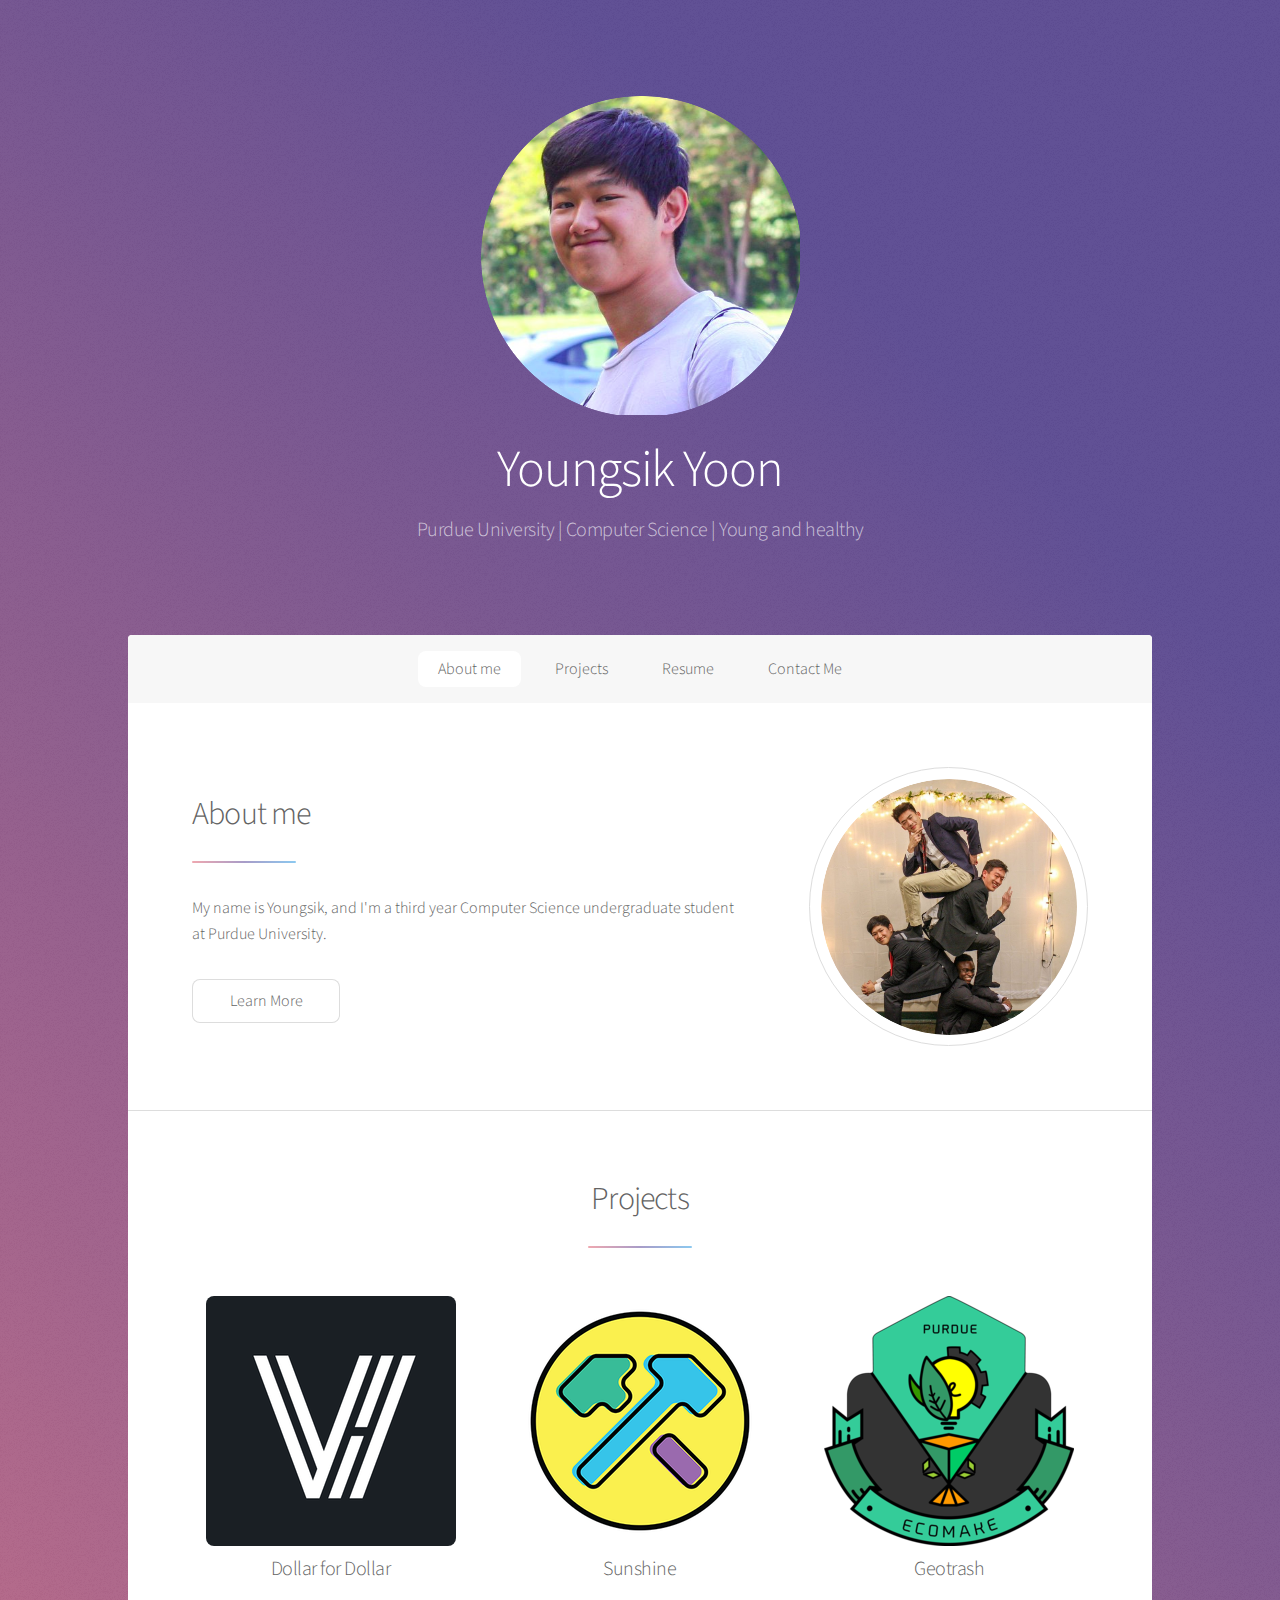
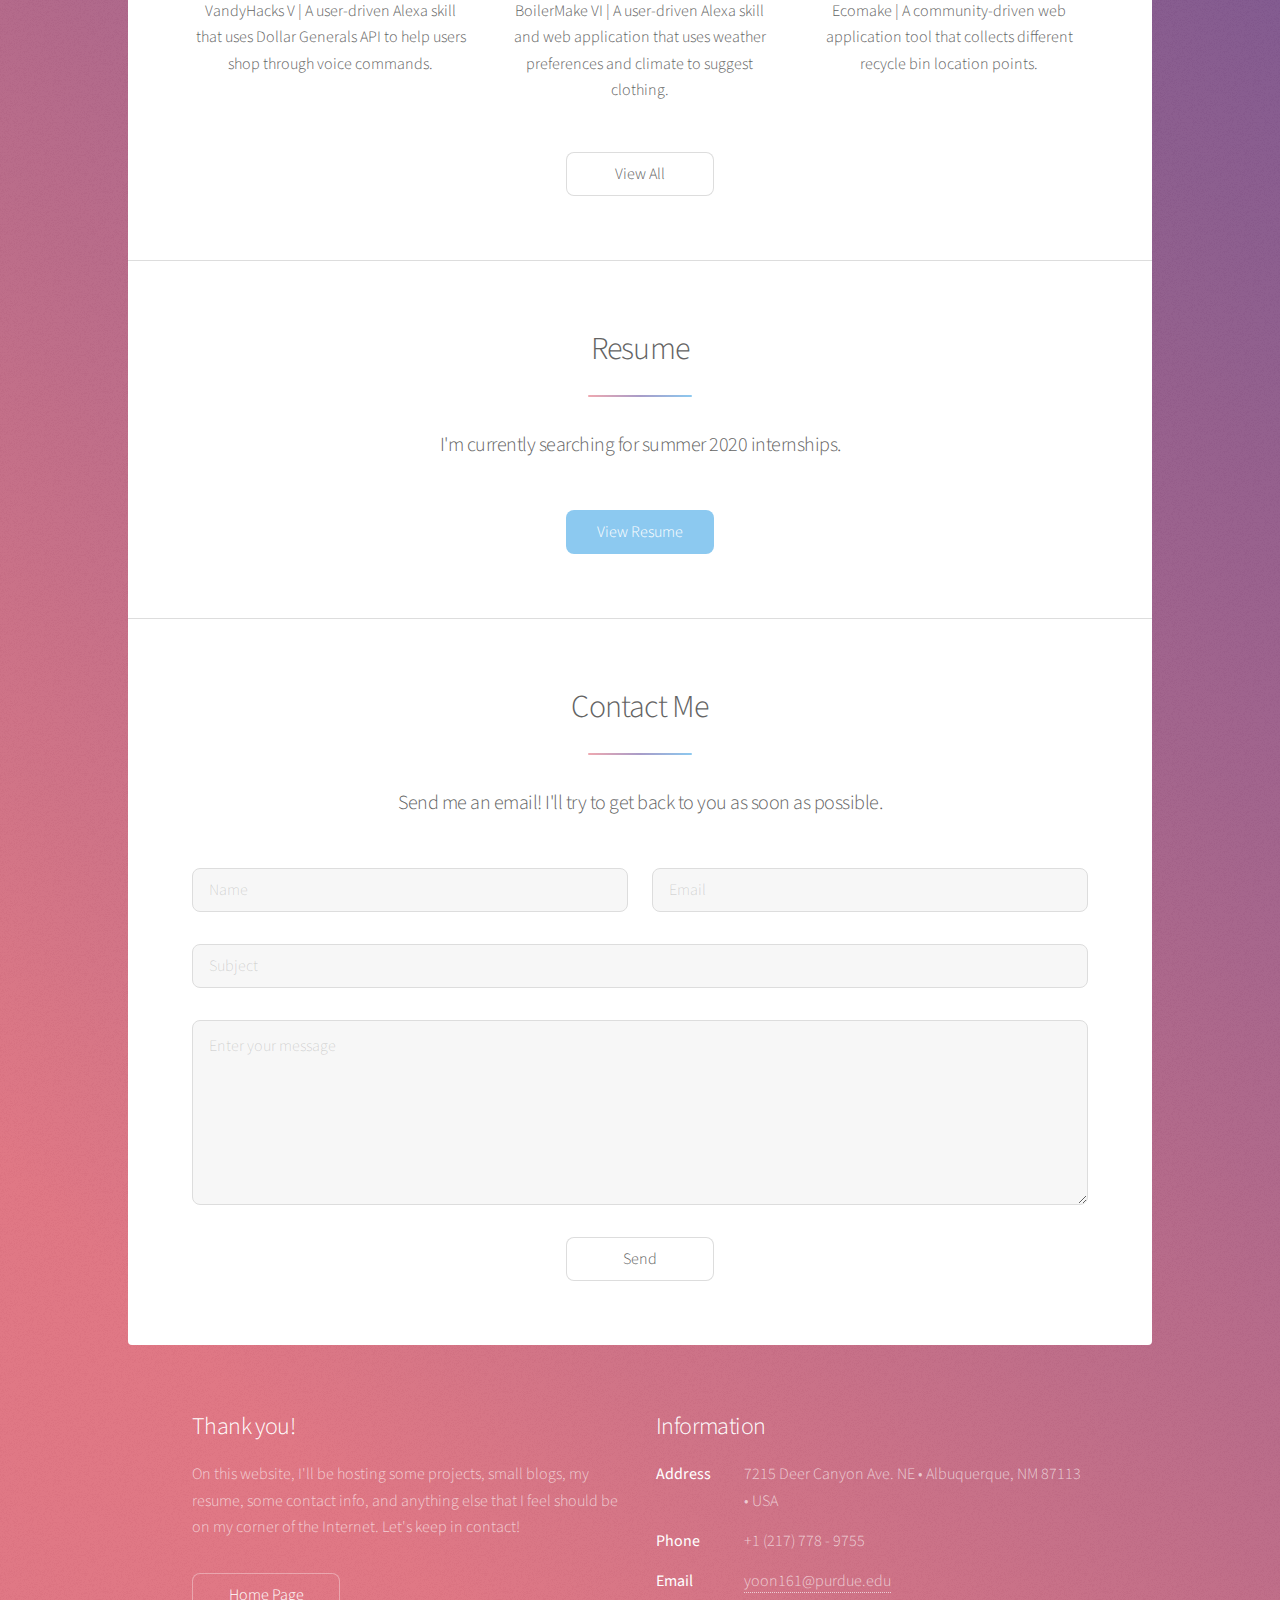
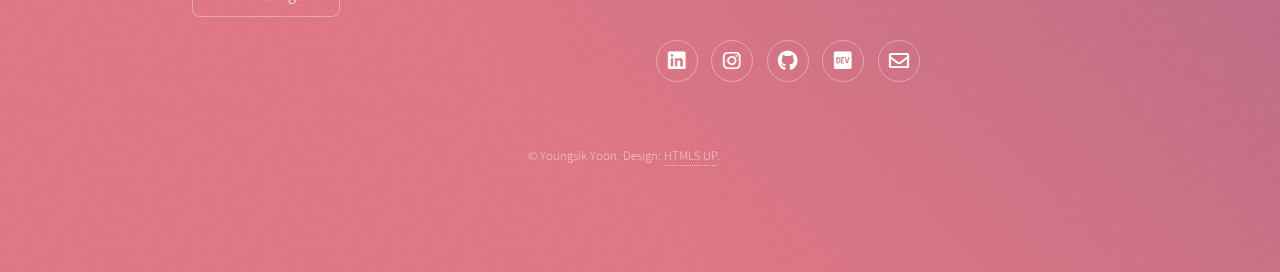
<file: index.html>
<!DOCTYPE HTML>
<!--
	Stellar by HTML5 UP
	html5up.net | @ajlkn
	Free for personal and commercial use under the CCA 3.0 license (html5up.net/license)
-->
<html>
	<head>
		<title>Youngsik Yoon - Personal Website</title>
		<meta charset="utf-8" />
		<meta name="viewport" content="width=device-width, initial-scale=1, user-scalable=no" />
		<link rel="stylesheet" href="assets/css/main.css" />
		<noscript><link rel="stylesheet" href="assets/css/noscript.css" /></noscript>
		<link rel="shortcut icon" type="images/png" href="images/favicon.png">
	</head>
	<body class="is-preload">

		<!-- Wrapper -->
			<div id="wrapper">

				<!-- Header -->
					<header id="header" class="alt">
						<span class="logo"><img src="images/logo.png" alt="" /></span>
						<h1>Youngsik Yoon</h1>
						<p>Purdue University | Computer Science | Young and healthy</p>
					</header>

				<!-- Nav -->
					<nav id="nav">
						<ul>
							<li><a href="#aboutme" class="active">About me</a></li>
							<li><a href="#projects">Projects</a></li>
							<li><a href="#resume">Resume</a></li>
							<li><a href="#contactme">Contact Me</a></li>
						</ul>
					</nav>

				<!-- Main -->
					<div id="main">

						<!-- About Me Section -->
							<section id="aboutme" class="main">
								<div class="spotlight">
									<div class="content">
										<header class="major">
											<h2>About me</h2>
										</header>
										<p>My name is Youngsik, and I'm a third year Computer Science undergraduate student at Purdue University.</p>
										<ul class="actions">
											<li><a href="aboutme.html" class="button">Learn More</a></li>
										</ul>
									</div>
									<span class="image"><img src="images/aboutmeLogo.png" alt="" /></span>
								</div>
							</section>

						<!-- Projects Section -->
							<section id="projects" class="main special">
								<header class="major">
									<h2>Projects</h2>
								</header>
								<ul class="features">
									<li>
										<span class="image"><img src="images/vandyHacksVLogo.png" alt="" /></span>
										<h3>Dollar for Dollar</h3>
										<p>VandyHacks V | A user-driven Alexa skill that uses Dollar Generals API to help users shop through voice commands.</p>
									</li>
									<li>
										<span class="image"><img src="images/boilermakeVILogo.png" alt="" /></span>
										<h3>Sunshine</h3>
										<p>BoilerMake VI | A user-driven Alexa skill and web application that uses weather preferences and climate to suggest clothing.</p>
									</li>
									<li>
										<span class="image"><img src="images/ecomakeLogo.png" alt="" /></span>
										<h3>Geotrash</h3>
										<p>Ecomake | A community-driven web application tool that collects different recycle bin location points.</p>
									</li>
								</ul>
								<footer class="major">
									<ul class="actions special">
										<li><a href="projects.html" class="button">View All</a></li>
									</ul>
								</footer>
							</section>

						<!-- Resume Section -->
							<section id="resume" class="main special">
								<header class="major">
									<h2>Resume</h2>
									<p>I'm currently searching for summer 2020 internships. </p>
								</header>
								<footer class="major">
									<ul class="actions special">
										<div class="col-6 col-12-medium">
											<li><a class="button primary fit" href="assets/file/Youngsik_Yoon_Resume.pdf" target="_blank">View Resume</a></li>
										</div>
									</ul>
								</footer>
							</section>

						<!-- Contact Me Section-->
							<section id="contactme" class="main special">
								<header class="major">
									<h2>Contact Me</h2>
									<p>Send me an email! I'll try to get back to you as soon as possible.</p>
								</header>
								<footer class="major">
									<form action="https://formspree.io/yoon161@purdue.edu" method="POST">
											<div class="row">
												<div class="col-6 col-12-medium">
													<input type="text" name="Name" id="name" value="" placeholder="Name" />
												</div>
												<div class="col-6 col-12-medium">
													<input type="email" name="Email" id="email" value="" placeholder="Email" />
												</div>
												<p></p>
												<div class="col-12">
													<input type="text" name="Subject" placeholder="Subject" />
												</div>
												<p></p>
												<div class="col-12">
													<textarea name="Message" id="message" placeholder="Enter your message" rows="6"></textarea>
												</div>
												<p></p>
												<div class="col-12">
													<input type="submit" value="Send"/>
												</div>
											</div>
										</form>
								</footer>
							</section>

					</div>

					<!-- Footer -->
						<footer id="footer">
							<section>
								<h2>Thank you!</h2>
								<p>On this website, I'll be hosting some projects, small blogs, my resume, some contact info, and anything else that I feel should be on my corner of the Internet. Let's keep in contact!</p>
								<ul class="actions">
									<li><a href="#" class="button">Home Page</a></li>
								</ul>
							</section>
							<section>
								<h2>Information</h2>
								<dl class="alt">
									<dt>Address</dt>
									<dd>7215 Deer Canyon Ave. NE &bull; Albuquerque, NM 87113 &bull; USA</dd>
									<dt>Phone</dt>
									<dd>+1 (217) 778 - 9755</dd>
									<dt>Email</dt>
									<dd><a href="mailto:yoon161@purdue.edu">yoon161@purdue.edu</a></dd>
								</dl>
								<ul class="icons">
									<li><a href="https://www.linkedin.com/in/youngsikyoon" class="icon brands fa-linkedin alt" target="_blank"><span class="label">LinkedIn</span></a></li>
									<li><a href="https://instagram.com/youngsosick" class="icon brands fa-instagram alt" target="_blank"><span class="label">Instagram</span></a></li>
									<li><a href="https://www.github.com/jerosik" class="icon brands fa-github alt"target="_blank"><span class="label">GitHub</span></a></li>
									<li><a href="https://devpost.com/JeroSik" class="icon brands fa-dev alt" target="_blank"><span class="label">Devpost</span></a></li>
									<li><a href="mailto:yoon161@purdue.edu" class="icon fa-envelope alt" target="_blank"><span class="label">Email</span></a></li>
								</ul>
							</section>
							<p class="copyright">&copy; Youngsik Yoon. Design: <a href="https://html5up.net">HTML5 UP</a>.</p>
						</footer>

			</div>

		<!-- Scripts -->
			<script src="assets/js/jquery.min.js"></script>
			<script src="assets/js/jquery.scrollex.min.js"></script>
			<script src="assets/js/jquery.scrolly.min.js"></script>
			<script src="assets/js/browser.min.js"></script>
			<script src="assets/js/breakpoints.min.js"></script>
			<script src="assets/js/util.js"></script>
			<script src="assets/js/main.js"></script>

	</body>
</html>
</file>
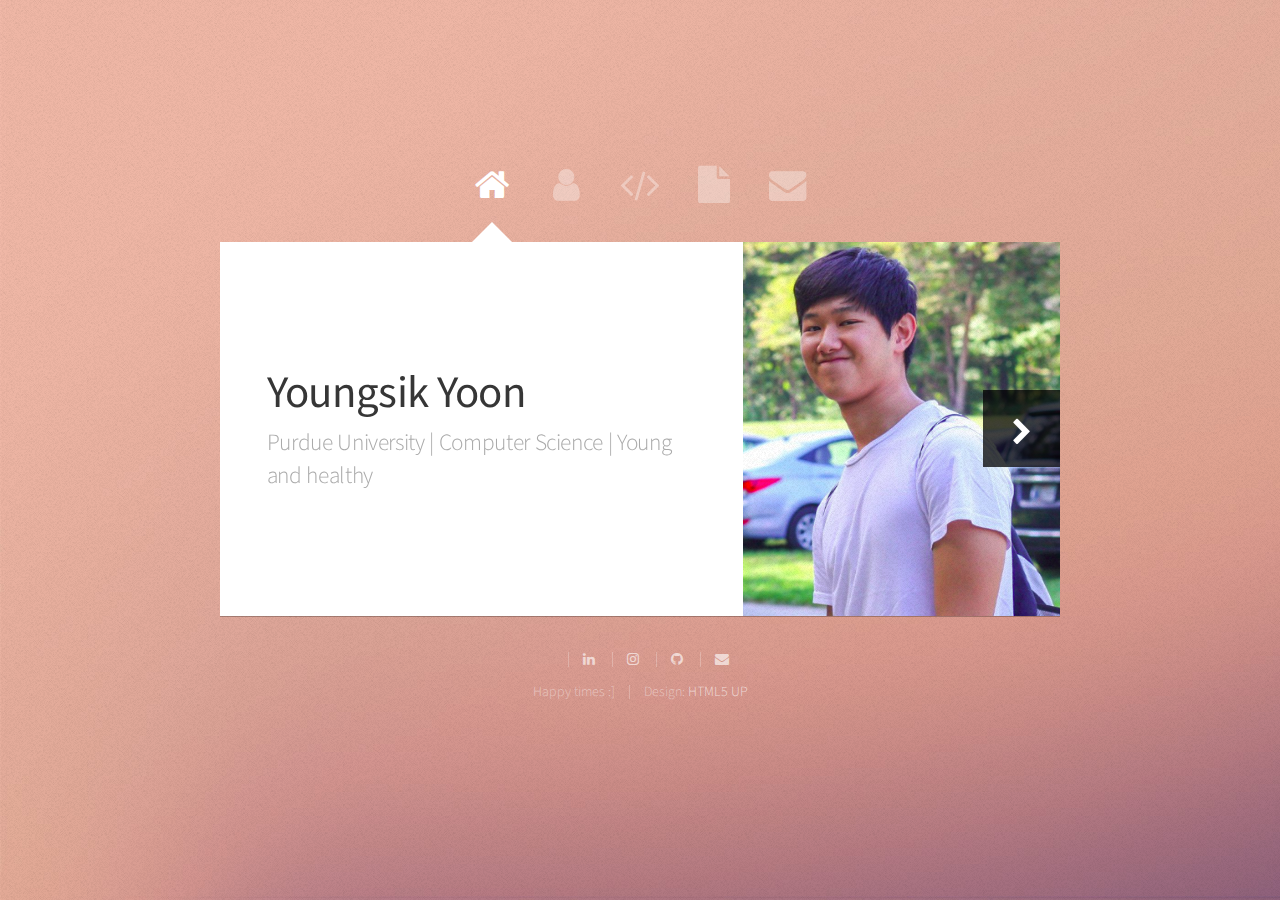
<file: versions/version1/index.html>
<!DOCTYPE HTML>
<!--
	Astral by HTML5 UP
	html5up.net | @ajlkn
	Free for personal and commercial use under the CCA 3.0 license (html5up.net/license)
-->
<html>
	<head>
		<title>Youngsik Yoon :]</title>
		<meta charset="utf-8" />
		<meta name="viewport" content="width=device-width, initial-scale=1, user-scalable=no" />
		<link rel="stylesheet" href="assets/css/main.css" />
		<noscript><link rel="stylesheet" href="assets/css/noscript.css" /></noscript>

		<link rel="shortcut icon" type="images/png" href="images/favicon.png">
	</head>
	<body class="is-preload">

		<!-- Wrapper-->
			<div id="wrapper">

				<!-- Nav -->
					<nav id="nav">
						<a href="" class="icon fa-home"><span>Home</span></a>
						<a href="#about" class="icon fa-user"><span>About Me</span></a>
						<a href="#projects" class="icon fa-code"><span>Projects</span></a>
						<!-- <a href="#resume" class="icon fa-file"><span>Blogs</span></a> -->
						<a href="#" class="icon fa-file" target="_blank"><span>Resume</span></a>
						<a href="#contact" class="icon fa-envelope"><span>Contact</span></a>
					</nav>

				<!-- Main -->
					<div id="main">
						<!-- Me -->
							<article id="home" class="panel intro">
								<header>
									<h1>Youngsik Yoon</h1>
									<p>Purdue University | Computer Science | Young and healthy</p>
								</header>
								<a href="#about" class="jumplink pic">
									<span class="arrow icon fa-chevron-right"><span>Learn more about me</span></span>
									<img src="images/me.png" alt=""/>
								</a>
							</article>

						<!-- About -->
							<article id="about" class="panel">
								<header>
									<h2>About Me :D</h2>
								</header>
								<img style="padding-left: 30%; padding-right: 30%; border-radius: 50%" alt="" src="images/about.png">
								<p>
									My name is Youngsik Yoon, and I'm a second year Computer Science undergraduate student at Purdue University.
								</p>
								<p>
									I'm a full-stack developer mentor for Purdue's IEEE Software Saturdays,
									as well as a software team member for Remotely Operated underwater vehicle at Purdue's IEEE.
									Combining my experiences with education, development, and teamwork, I wish to make the benefits of
									cutting-edge technology more accessible.
								</p>
								<p>
									I'm trying to get into weight-lifting but always open to a game of tennis or ultimate frisbee.
								</p>
								<p>
									On this website, I'll be displaying some projects, my resume, small blogs,
									and some contact info if you want to reach out to me.
								</p>
							</article>

						<!-- Projects -->
							<article id="projects" class="panel">
								<header>
									<h2>Projects</h2>
								</header>
								<p>
									Here are some of my projects. I enjoy attending hackathons and making projects on my own!
								</p>
								<section>
									<div class="row">
										<div class="col-4 col-6-medium col-12-small">
											<a href="" class="image fit" target="_blank">
												<h6 style="text-decoration: none">Dollar for Dollar</h6>
												<img src="images/vandyHacksV.png" class="img" alt="">
												<p>VandyHacks 2018</p>
											</a>
										</div>
										<div class="col-4 col-6-medium col-12-small">
											<a href="https://github.com/jerosik/Sunshine" class="image fit" target="_blank">
												<h6 style="text-decoration: none">Sunshine</h6>
												<img src="images/boilerMakeVI.png" class="img" alt="">
												<p>BoilerMake 2018</p>
											</a>
										</div>
										<div class="col-4 col-6-medium col-12-small container">
											<a href="https://github.com/JeroSik/GeoTrash" class="image fit" target="_blank">
												<h6 style="text-decoration: none">GeoTrash</h6>
												<img src="images/ecomake.png" class="img" alt="">
												<p>EcoMake 2018 Purdue</p>
											</a>
										</div>
										<div class="col-4 col-6-medium col-12-small">
											<a href="https://github.com/JeroSik/TimeSwap" class="image fit" target="_blank">
												<h6 style="text-decoration: none">TimeSwap</h6>
												<img src="images/helloWorld.jpg" class="img" alt="">
												<p>HelloWorld 2017 Purdue</p>
											</a>
										</div>
									</div>
								</section>
							</article>

						<!-- Resume -->
							<article id="resume" class="panel">
								<header>
									<a href="assets/file/Youngsik_Yoon_Resume.pdf" target="_blank" download>
										<!-- <h2>Resume</h2> -->
									</a>
								</header>
								<!-- <section>
									<h3>Education</h3>
									<div class="row">
										<div class="col-6 col-6-medium col-12-small">

										</div>
										<div class="col-6 col-6-medium col-12-small">

										</div>
									</div>
									<h3>Work Experience</h3>
								</section> -->
							</article>

						<!-- Contact -->

							<article id="contact" class="panel">
								<header>
									<h2>Contact Me</h2>
								</header>
										<form action="https://formspree.io/ysyoon99@gmail.com" method="POST">
											<div class="row">
												<div class="col-6 col-12-medium">
													<input type="text" name="Name" id="name" value="" placeholder="Name" />
												</div>
												<div class="col-6 col-12-medium">
													<input type="email" name="Email" id="email" value="" placeholder="Email" />
												</div>
												<div class="col-12">
													<input type="text" name="Subject" placeholder="Subject" />
												</div>
												<div class="col-12">
													<textarea name="Message" id="message" placeholder="Enter your message" rows="6"></textarea>
												</div>
												<div class="col-12">
													<input type="submit" value="Send"/>
												</div>
											</div>
										</form>
							</article>

					</div>

				<!-- Footer -->
					<div id="footer">
						<ul class="icons">
			        <!-- li><a href="#" class="icon alt fa-twitter"><span class="label">Twitter</span></a></li-->
			        <li><a href="https://devpost.com/JeroSik" class="icon fa-dev"><span class="label" target="_blank">Devpost</span></a></li>
			        <li><a href="https://www.linkedin.com/in/youngsikyoon" class="icon fa-linkedin" target="_blank"><span class="label">LinkedIn</span></a></li>
			        <li><a href="https://instagram.com/youngsosick" class="icon fa-instagram" target="_blank"><span class="label">Instagram</span></a></li>
			        <li><a href="https://github.com/jerosik" class="icon fa-github" target="_blank"><span class="label">GitHub</span></a></li>
			        <li><a href="mailto:ysyoon99@gmail.com" class="icon fa-envelope" target="_blank"><span class="label">Email</span></a></li>
						</ul>
						<ul class="copyright">
							<li>Happy times :]</li><li>Design: <a href="http://html5up.net">HTML5 UP</a></li>
						</ul>
					</div>

			</div>

		<!-- Scripts -->
			<script src="assets/js/jquery.min.js"></script>
			<script src="assets/js/browser.min.js"></script>
			<script src="assets/js/breakpoints.min.js"></script>
			<script src="assets/js/util.js"></script>
			<script src="assets/js/main.js"></script>

		<!-- Materialize -->
	    <!-- <link rel="stylesheet" href="https://cdnjs.cloudflare.com/ajax/libs/materialize/1.0.0/css/materialize.min.css">
	    <script src="https://cdnjs.cloudflare.com/ajax/libs/materialize/1.0.0/js/materialize.min.js"></script> -->

	</body>
</html>
</file>
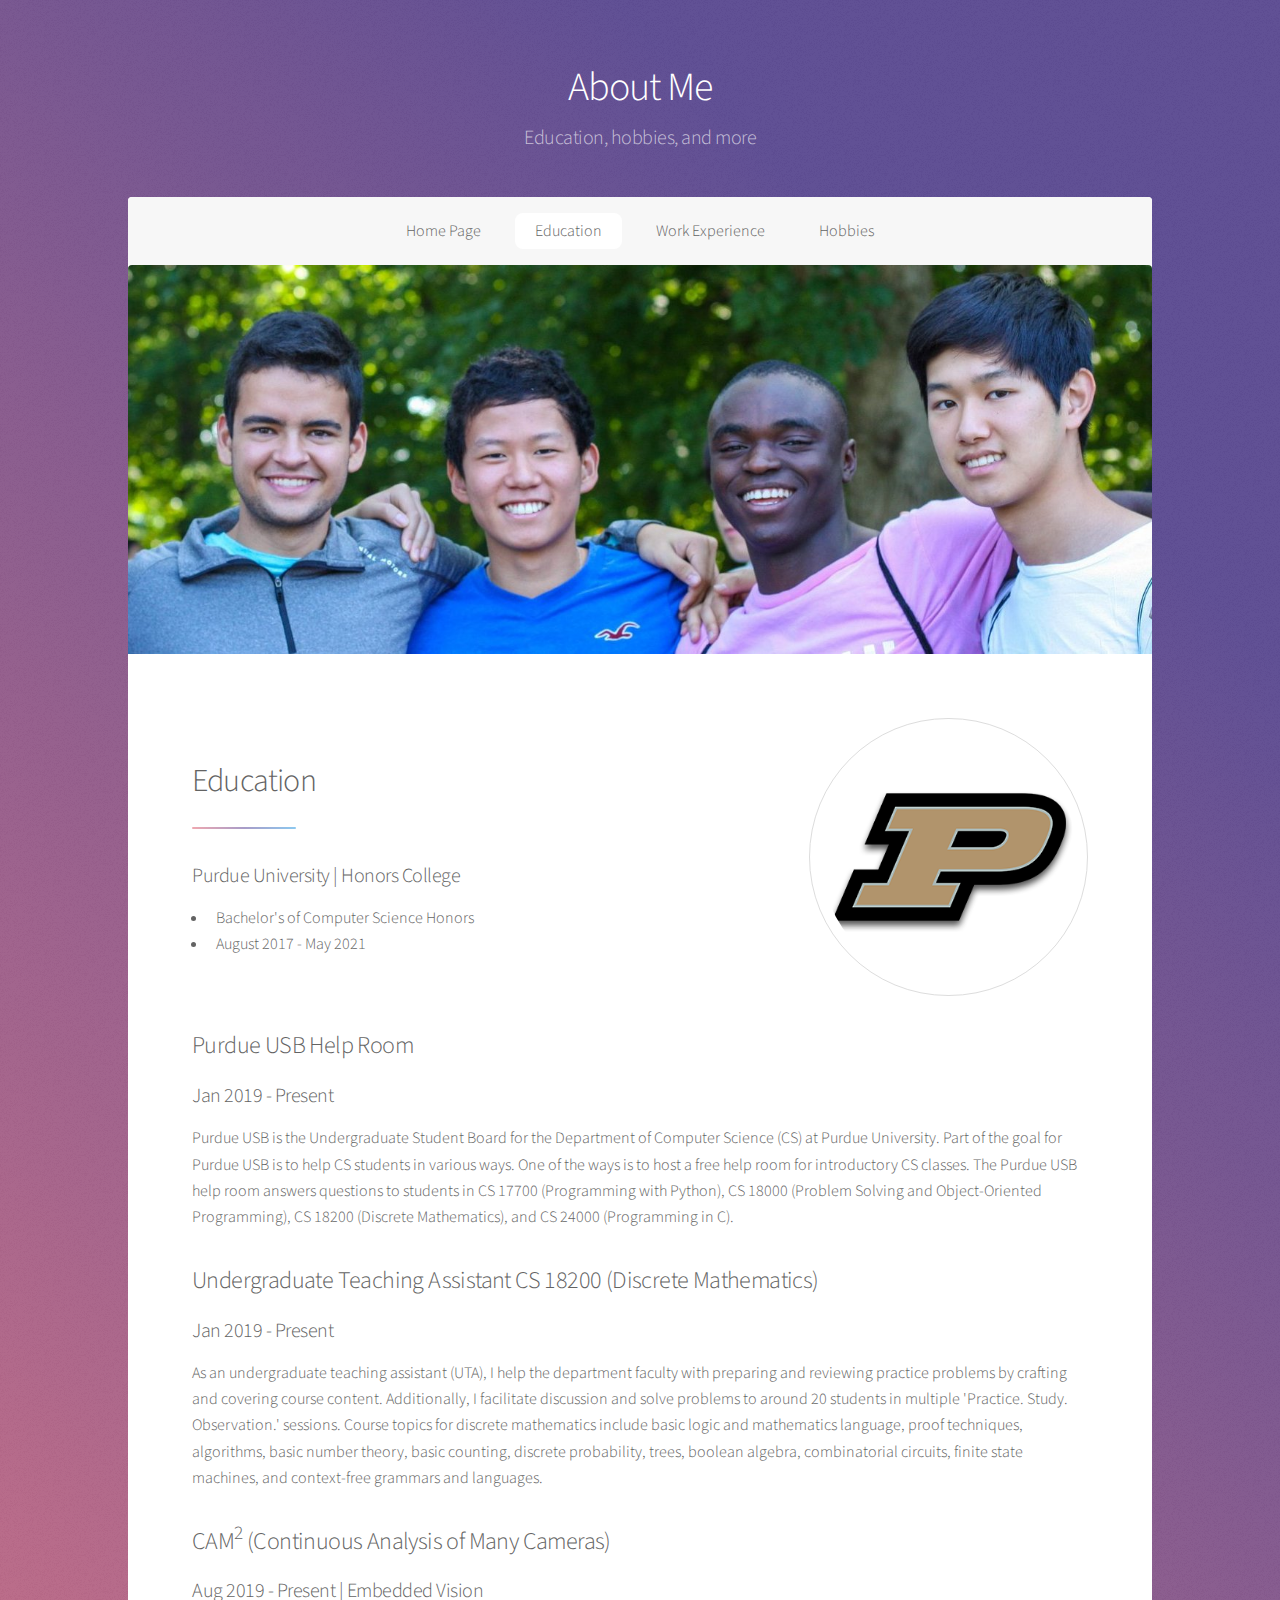
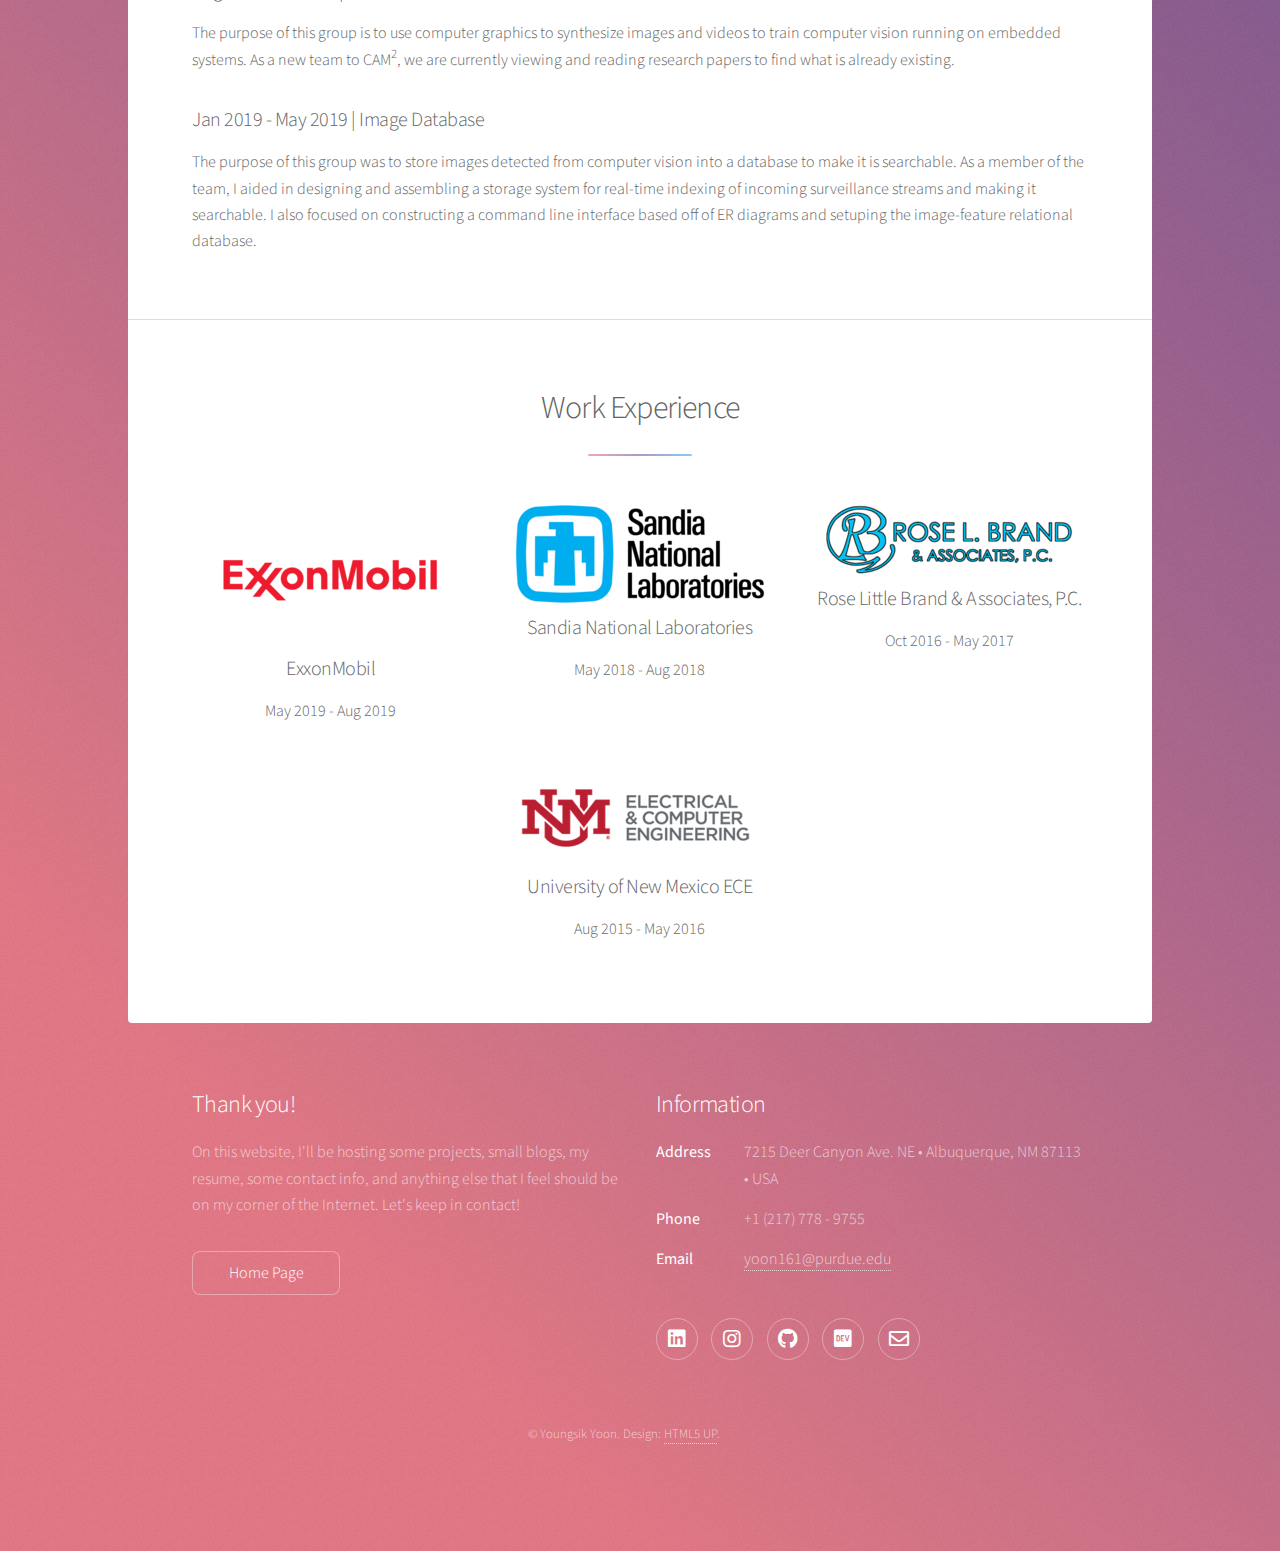
<file: aboutme.html>
<!DOCTYPE HTML>
<!--
	Stellar by HTML5 UP
	html5up.net | @ajlkn
	Free for personal and commercial use under the CCA 3.0 license (html5up.net/license)
-->
<html>
	<head>
		<title>Youngsik Yoon - About Me</title>
		<meta charset="utf-8" />
		<meta name="viewport" content="width=device-width, initial-scale=1, user-scalable=no" />
		<link rel="stylesheet" href="assets/css/main.css" />
		<noscript><link rel="stylesheet" href="assets/css/noscript.css" /></noscript>
		<link rel="shortcut icon" type="images/png" href="images/favicon.png">
	</head>
	<body class="is-preload">

		<!-- Wrapper -->
			<div id="wrapper">

				<!-- Header -->
					<header id="header">
						<h1>About Me</h1>
						<p>Education, hobbies, and more</p>
					</header>
				<!-- Nav -->
				<nav id="nav">
					<ul>
						<li><a href="index.html">Home Page</a></li>
						<li><a href="#education" class="active">Education</a></li>
						<li><a href="#workExperience">Work Experience</a></li>
						<li><a href="#hobbies">Hobbies</a></li>
					</ul>
				</nav>

				<!-- Main -->
					<div id="main">
						<!-- Education Section-->
							<section class="main">
								<span class="image main"><img src="images/aboutmeCover.jpg" alt="" /></span>
								<div class="spotlight">
									<div class="content">
										<header id="education" class="major">
											<h2>Education</h2>
										</header>
										<h3>Purdue University | Honors College</h3>
										<ul>
											<li>Bachelor's of Computer Science Honors</li>
											<li>August 2017 - May 2021
										</ul>
									</div>
									<span class="image"><img src="images/purdue.png" alt="" /></span>
								</div>

								<h2>Purdue USB Help Room</h2>
								<h3>Jan 2019 - Present</h3>
								<p>
									Purdue USB is the Undergraduate Student Board for the Department of Computer Science (CS) at Purdue University.
									Part of the goal for Purdue USB is to help CS students in various ways. One of the ways is to host a free help room for introductory CS classes.
									The Purdue USB help room answers questions to students in CS 17700 (Programming with Python), CS 18000 (Problem Solving and Object-Oriented Programming), CS 18200 (Discrete Mathematics), and CS 24000 (Programming in C).
								</p>
								<h2>Undergraduate Teaching Assistant CS 18200 (Discrete Mathematics)</h2>
								<h3>Jan 2019 - Present</h3>
								<p>
									As an undergraduate teaching assistant (UTA), I help the department faculty with preparing and reviewing practice problems by crafting and covering course content.
			 						Additionally, I facilitate discussion and solve problems to around 20 students in multiple 'Practice. Study. Observation.' sessions.
			 						Course topics for discrete mathematics include basic logic and mathematics language, proof techniques, algorithms, basic number theory, basic counting, discrete probability, trees, boolean algebra, combinatorial circuits, finite state machines, and context-free grammars and languages.
								</p>
								<h2>CAM<sup>2</sup> (Continuous Analysis of Many Cameras)</h2>
								<h3>Aug 2019 - Present | Embedded Vision</h3>
								<p>
									The purpose of this group is to use computer graphics to synthesize images and videos to train computer vision running on embedded systems.
									As a new team to CAM<sup>2</sup>, we are currently viewing and reading research papers to find what is already existing.
								</p>
								<h3>Jan 2019 - May 2019 | Image Database</h3>
								<p>
									The purpose of this group was to store images detected from computer vision into a database to make it is searchable.
									As a member of the team, I aided in designing and assembling a storage system for real-time indexing of incoming surveillance streams and making it searchable.
        					I also focused on constructing a command line interface based off of ER diagrams and setuping the image-feature relational database.
								</p>
							</section>

						<!-- Work Experience Section -->
							<section id="workExperience" class="main special">
								<header class="major">
									<h2>Work Experience</h2>
								</header>
								<ul class="features">
									<li>
										<span class="image"><img src="images/exxonmobilLogo.png" alt="" /></span>
										<h3>ExxonMobil</h3>
										<p>May 2019 - Aug 2019</p>

									</li>
									<li>
										<span class="image"><img src="images/sandiaNationalLaboratoriesLogo.png" alt="" /></span>
										<h3>Sandia National Laboratories</h3>
										<p>May 2018 - Aug 2018</p>
									</li>
									<li>
										<span class="image"><img src="images/roseLittleBrandAssociatesLogo.png" alt="" /></span>
										<h3>Rose Little Brand & Associates, P.C.</h3>
										<p>Oct 2016 - May 2017</p>
									</li>
									<li>
										<span class="image"><img src="images/unmECELogo.png" alt="" /></span>
										<h3>University of New Mexico ECE</h3>
										<p>Aug 2015 - May 2016</p>
									</li>
								</ul>
							</section>

					</div>

				<!-- Footer -->
					<footer id="footer">
						<section>
							<h2>Thank you!</h2>
							<p>On this website, I'll be hosting some projects, small blogs, my resume, some contact info, and anything else that I feel should be on my corner of the Internet. Let's keep in contact!</p>
							<ul class="actions">
								<li><a href="#" class="button">Home Page</a></li>
							</ul>
						</section>
						<section>
							<h2>Information</h2>
							<dl class="alt">
								<dt>Address</dt>
								<dd>7215 Deer Canyon Ave. NE &bull; Albuquerque, NM 87113 &bull; USA</dd>
								<dt>Phone</dt>
								<dd>+1 (217) 778 - 9755</dd>
								<dt>Email</dt>
								<dd><a href="mailto:yoon161@purdue.edu">yoon161@purdue.edu</a></dd>
							</dl>
							<ul class="icons">
								<li><a href="https://www.linkedin.com/in/youngsikyoon" class="icon brands fa-linkedin alt" target="_blank"><span class="label">LinkedIn</span></a></li>
								<li><a href="https://instagram.com/youngsosick" class="icon brands fa-instagram alt" target="_blank"><span class="label">Instagram</span></a></li>
								<li><a href="https://www.github.com/jerosik" class="icon brands fa-github alt" target="_blank"><span class="label">GitHub</span></a></li>
								<li><a href="https://devpost.com/JeroSik" class="icon brands fa-dev alt" target="_blank"><span class="label">Devpost</span></a></li>
								<li><a href="mailto:yoon161@purdue.edu" class="icon fa-envelope alt" target="_blank"><span class="label">Email</span></a></li>
							</ul>
						</section>
						<p class="copyright">&copy; Youngsik Yoon. Design: <a href="https://html5up.net">HTML5 UP</a>.</p>
					</footer>

			</div>

		<!-- Scripts -->
			<script src="assets/js/jquery.min.js"></script>
			<script src="assets/js/jquery.scrollex.min.js"></script>
			<script src="assets/js/jquery.scrolly.min.js"></script>
			<script src="assets/js/browser.min.js"></script>
			<script src="assets/js/breakpoints.min.js"></script>
			<script src="assets/js/util.js"></script>
			<script src="assets/js/main.js"></script>

	</body>
</html>
</file>
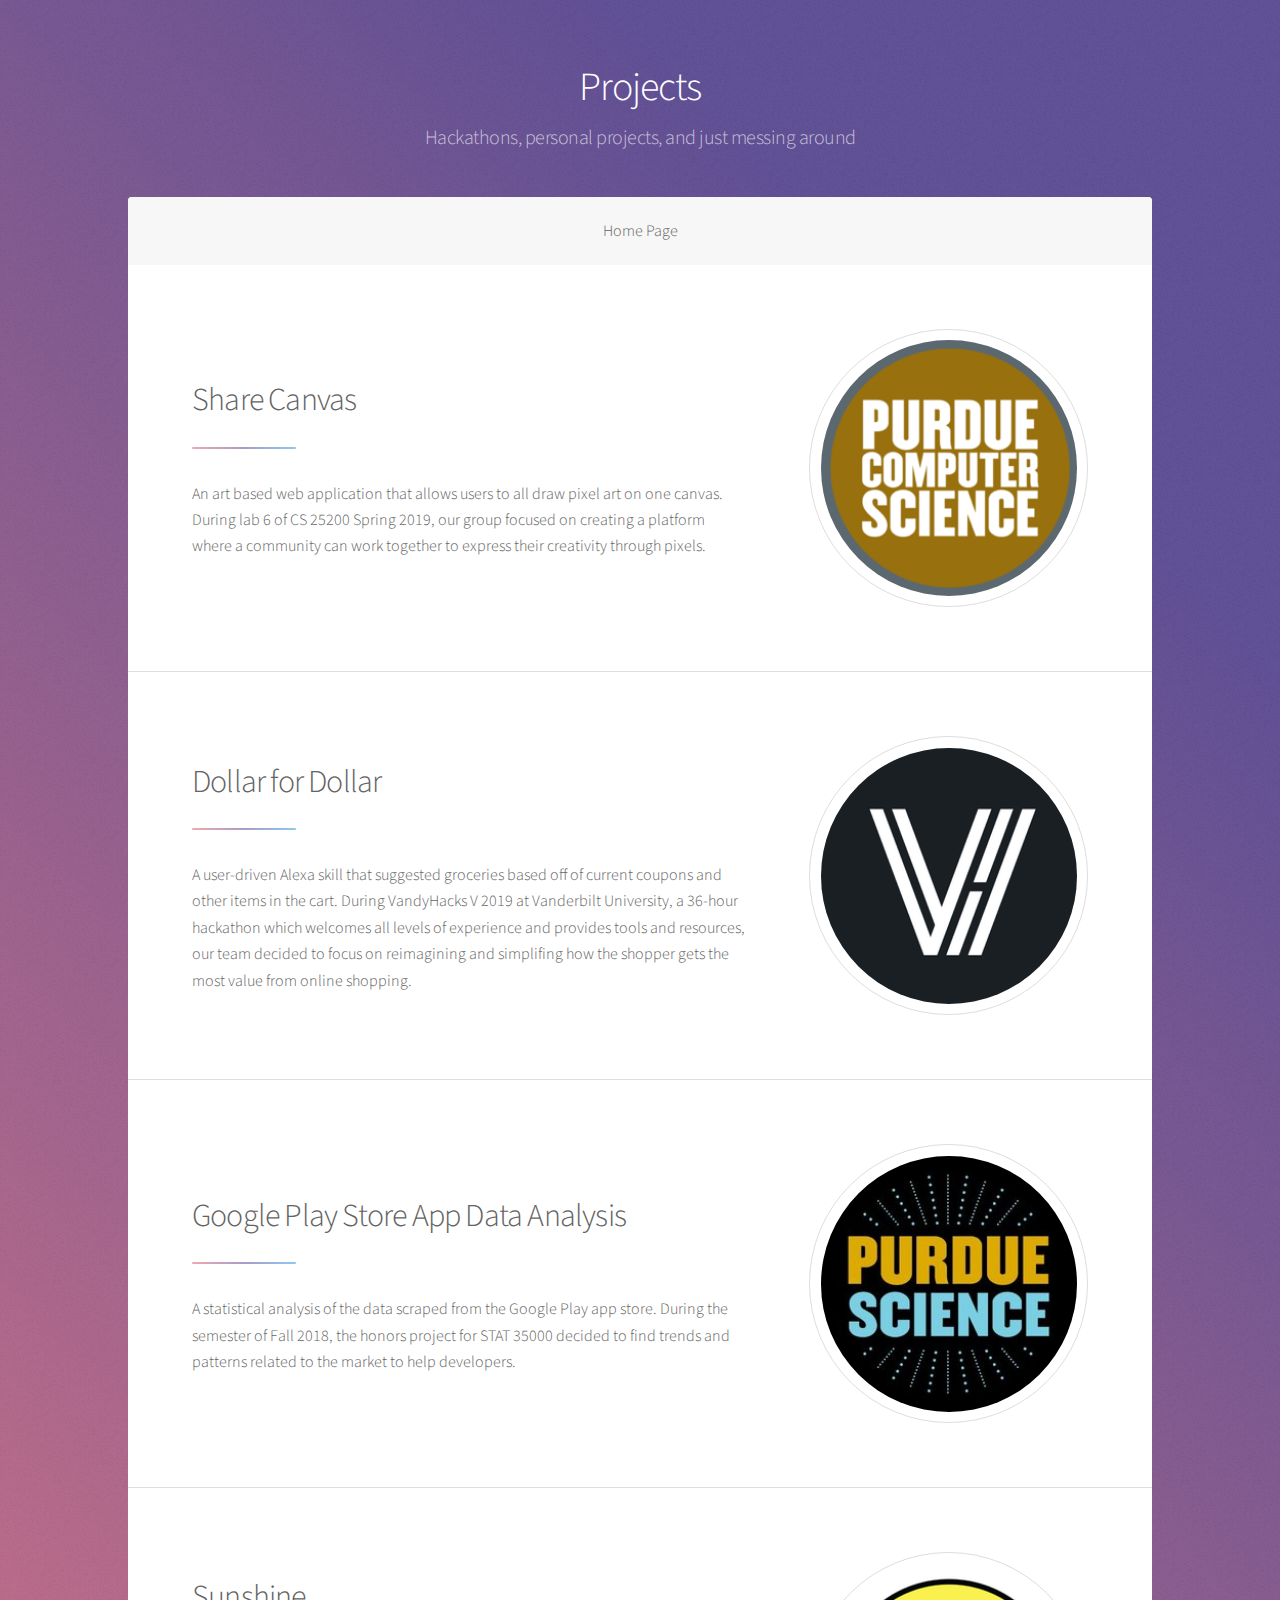
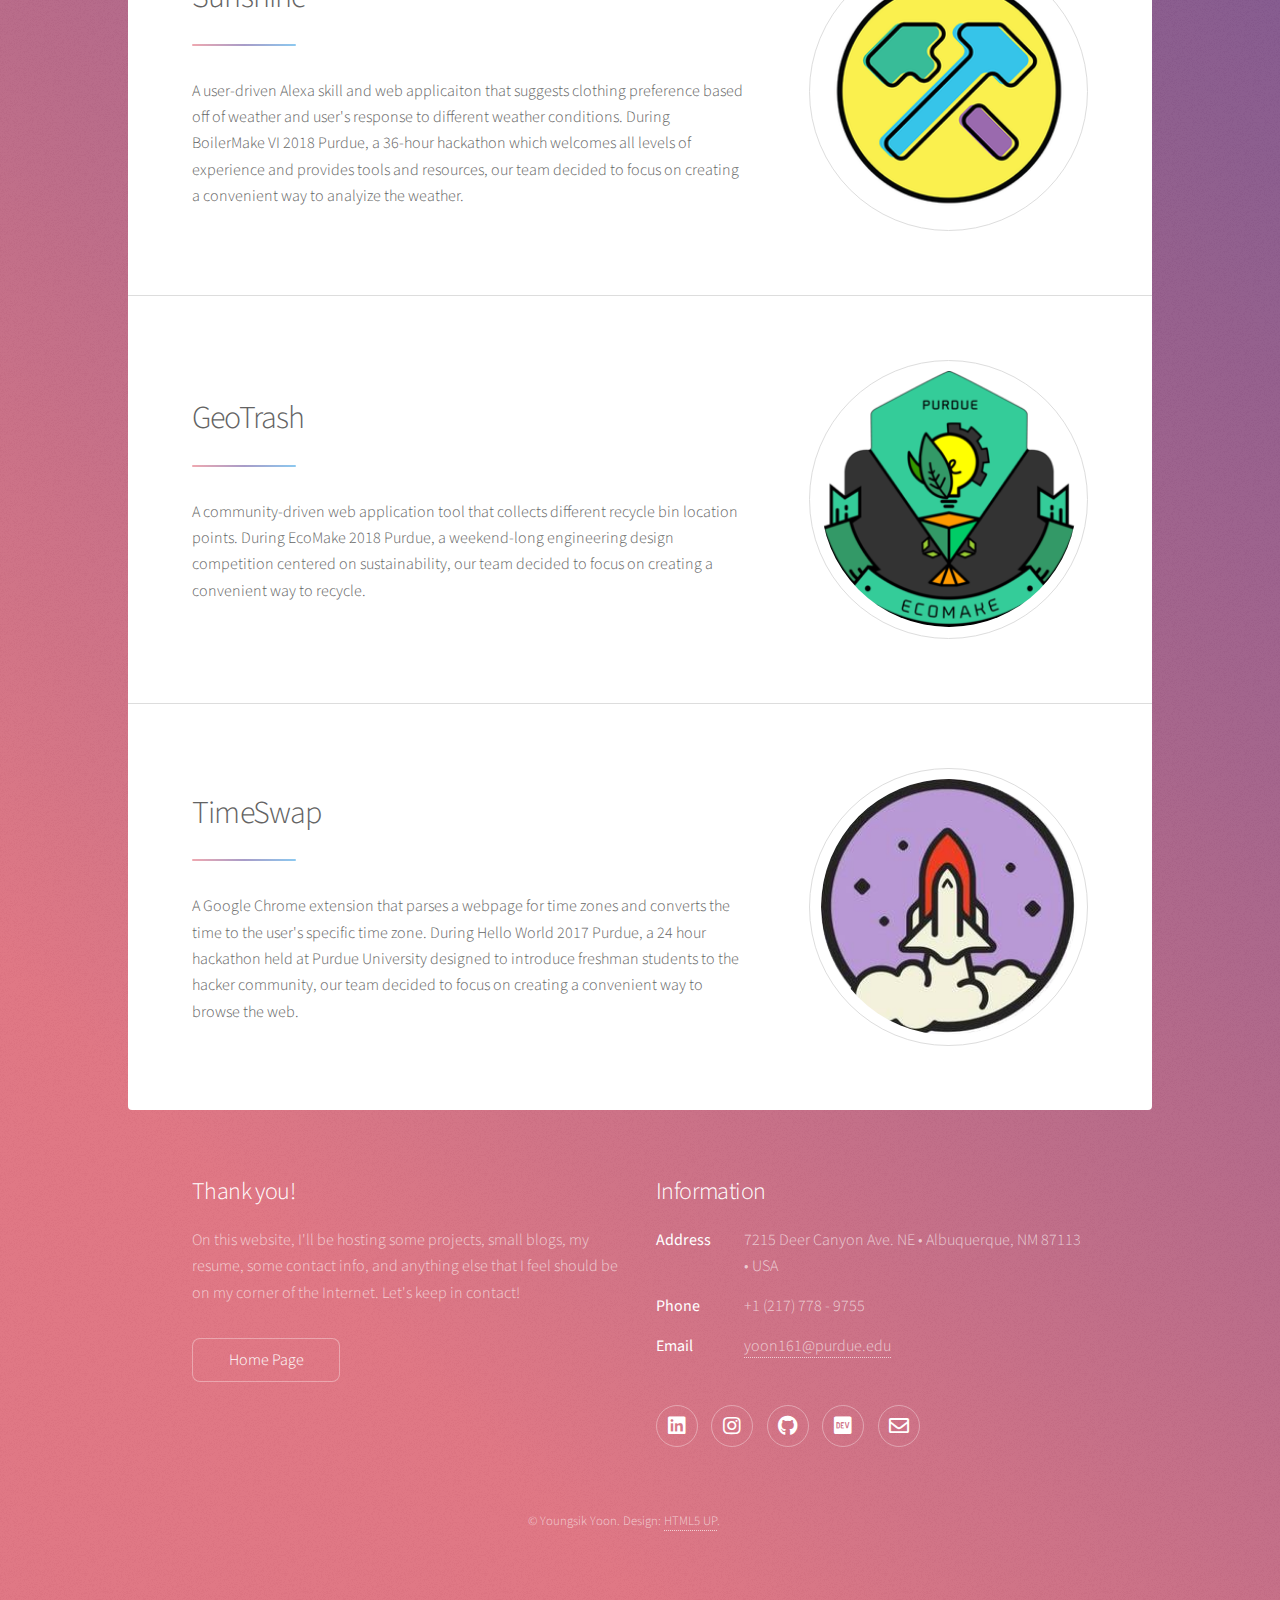
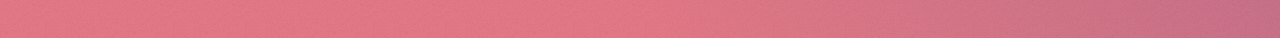
<file: projects.html>
<!DOCTYPE HTML>
<!--
	Stellar by HTML5 UP
	html5up.net | @ajlkn
	Free for personal and commercial use under the CCA 3.0 license (html5up.net/license)
-->
<html>
	<head>
		<title>Elements - Stellar by HTML5 UP</title>
		<meta charset="utf-8" />
		<meta name="viewport" content="width=device-width, initial-scale=1, user-scalable=no" />
		<link rel="stylesheet" href="assets/css/main.css" />
		<noscript><link rel="stylesheet" href="assets/css/noscript.css" /></noscript>
	</head>
	<body class="is-preload">

		<!-- Wrapper -->
			<div id="wrapper">

				<!-- Header -->
					<header id="header">
						<h1>Projects</h1>
						<p>Hackathons, personal projects, and just messing around</p>
					</header>

				<!-- Nav -->
					<nav id="nav">
						<ul>
							<li><a href="index.html">Home Page</a></li>
						</ul>
					</nav>

				<!-- Main -->
					<div id="main">

						<!-- Share Canvas -->
							<section id="shareCanvas" class="main">
								<div class="spotlight">
									<div class="content">
										<header class="major">
											<h2>Share Canvas</h2>
										</header>
										<p>An art based web application that allows users to all draw pixel art on one canvas. During lab 6 of CS 25200 Spring 2019, our group focused on creating a platform where a community can work together to express their creativity through pixels.</p>
									</div>
									<span class="image"><img src="images/purdueCSLogo.png" alt="" /></span>
								</div>
							</section>

						<!-- Dollar for Dollar -->
							<section id="dollarForDollar" class="main">
								<div class="spotlight">
									<div class="content">
										<header class="major">
											<h2>Dollar for Dollar</h2>
										</header>
										<p>A user-driven Alexa skill that suggested groceries based off of current coupons and other items in the cart. During VandyHacks V 2019 at Vanderbilt University, a 36-hour hackathon which welcomes all levels of experience and provides tools and resources, our team decided to focus on reimagining and simplifing how the shopper gets the most value from online shopping.</p>
									</div>
									<span class="image"><img src="images/vandyHacksVLogo.png" alt="" /></span>
								</div>
							</section>

						<!-- STAT35000 -->
							<section id="STAT35000" class="main">
								<div class="spotlight">
									<div class="content">
										<header class="major">
											<h2>Google Play Store App Data Analysis</h2>
										</header>
										<p>A statistical analysis of the data scraped from the Google Play app store. During the semester of Fall 2018, the honors project for STAT 35000 decided to find trends and patterns related to the market to help developers.</p>
									</div>
									<span class="image"><img src="images/purdueScienceLogo.jpg" alt="" /></span>
								</div>
							</section>

						<!-- Sunshine -->
							<section id="Sunshine" class="main">
								<div class="spotlight">
									<div class="content">
										<header class="major">
											<h2>Sunshine</h2>
										</header>
										<p>A user-driven Alexa skill and web applicaiton that suggests clothing preference based off of weather and user's response to different weather conditions. During BoilerMake VI 2018 Purdue, a 36-hour hackathon which welcomes all levels of experience and provides tools and resources, our team decided to focus on creating a convenient way to analyize the weather.</p>
									</div>
									<span class="image"><img src="images/boilermakeVILogo.png" alt="" /></span>
								</div>
							</section>

						<!-- GeoTrash -->
							<section id="geoTrash" class="main">
								<div class="spotlight">
									<div class="content">
										<header class="major">
											<h2>GeoTrash</h2>
										</header>
										<p>A community-driven web application tool that collects different recycle bin location points. During EcoMake 2018 Purdue, a weekend-long engineering design competition centered on sustainability, our team decided to focus on creating a convenient way to recycle.</p>
									</div>
									<span class="image"><img src="images/ecomakeLogo.png" alt="" /></span>
								</div>
							</section>

						<!-- TimeSwap -->
							<section id="timeSwap" class="main">
								<div class="spotlight">
									<div class="content">
										<header class="major">
											<h2>TimeSwap</h2>
										</header>
										<p>A Google Chrome extension that parses a webpage for time zones and converts the time to the user's specific time zone. During Hello World 2017 Purdue, a 24 hour hackathon held at Purdue University designed to introduce freshman students to the hacker community, our team decided to focus on creating a convenient way to browse the web.</p>
									</div>
									<span class="image"><img src="images/helloWorldLogo.jpg" alt="" /></span>
								</div>
							</section>

					</div>

					<!-- Footer -->
						<footer id="footer">
							<section>
								<h2>Thank you!</h2>
								<p>On this website, I'll be hosting some projects, small blogs, my resume, some contact info, and anything else that I feel should be on my corner of the Internet. Let's keep in contact!</p>
								<ul class="actions">
									<li><a href="#" class="button">Home Page</a></li>
								</ul>
							</section>
							<section>
								<h2>Information</h2>
								<dl class="alt">
									<dt>Address</dt>
									<dd>7215 Deer Canyon Ave. NE &bull; Albuquerque, NM 87113 &bull; USA</dd>
									<dt>Phone</dt>
									<dd>+1 (217) 778 - 9755</dd>
									<dt>Email</dt>
									<dd><a href="mailto:yoon161@purdue.edu">yoon161@purdue.edu</a></dd>
								</dl>
								<ul class="icons">
									<li><a href="https://www.linkedin.com/in/youngsikyoon" class="icon brands fa-linkedin alt"><span class="label">LinkedIn</span></a></li>
									<li><a href="https://instagram.com/youngsosick" class="icon brands fa-instagram alt"><span class="label">Instagram</span></a></li>
									<li><a href="https://www.github.com/jerosik" class="icon brands fa-github alt"><span class="label">GitHub</span></a></li>
									<li><a href="https://devpost.com/JeroSik" class="icon brands fa-dev alt"><span class="label">Devpost</span></a></li>
									<li><a href="mailto:yoon161@purdue.edu" class="icon fa-envelope alt" target="_blank"><span class="label">Email</span></a></li>
								</ul>
							</section>
							<p class="copyright">&copy; Youngsik Yoon. Design: <a href="https://html5up.net">HTML5 UP</a>.</p>
						</footer>

			</div>

		<!-- Scripts -->
			<script src="assets/js/jquery.min.js"></script>
			<script src="assets/js/jquery.scrollex.min.js"></script>
			<script src="assets/js/jquery.scrolly.min.js"></script>
			<script src="assets/js/browser.min.js"></script>
			<script src="assets/js/breakpoints.min.js"></script>
			<script src="assets/js/util.js"></script>
			<script src="assets/js/main.js"></script>

	</body>
</html>
</file>
<file: assets/css/noscript.css>
/*
	Stellar by HTML5 UP
	html5up.net | @ajlkn
	Free for personal and commercial use under the CCA 3.0 license (html5up.net/license)
*/

/* Header */

	body.is-preload #header.alt > * {
		opacity: 1;
	}

	body.is-preload #header.alt .logo {
		-moz-transform: none;
		-webkit-transform: none;
		-ms-transform: none;
		transform: none;
	}
</file>
<file: versions/version1/assets/css/noscript.css>
/*
	Astral by HTML5 UP
	html5up.net | @ajlkn
	Free for personal and commercial use under the CCA 3.0 license (html5up.net/license)
*/

/* Wrapper */

	#wrapper {
		opacity: 1 !important;
	}

/* Nav */

	#nav a {
		opacity: 1.0;
	}

		#nav a:before, #nav a:after {
			display: none;
		}

		#nav a span {
			top: 0;
			opacity: 1.0;
		}

			#nav a span:after {
				display: none;
			}

/* Main */

	#main {
		background: none;
		box-shadow: none;
	}

		#main > .panel {
			background: #ffffff;
			margin-bottom: 2em;
		}

			#main > .panel:last-child {
				margin-bottom: 0;
			}
</file>
<file: assets/css/main.css>
@import url(fontawesome-all.min.css);
@import 'https://fonts.googleapis.com/css?family=Source+Sans+Pro:300,400';

/*
	Stellar by HTML5 UP
	html5up.net | @ajlkn
	Free for personal and commercial use under the CCA 3.0 license (html5up.net/license)
*/

html, body, div, span, applet, object,
iframe, h1, h2, h3, h4, h5, h6, p, blockquote,
pre, a, abbr, acronym, address, big, cite,
code, del, dfn, em, img, ins, kbd, q, s, samp,
small, strike, strong, sub, sup, tt, var, b,
u, i, center, dl, dt, dd, ol, ul, li, fieldset,
form, label, legend, table, caption, tbody,
tfoot, thead, tr, th, td, article, aside,
canvas, details, embed, figure, figcaption,
footer, header, hgroup, menu, nav, output, ruby,
section, summary, time, mark, audio, video {
	margin: 0;
	padding: 0;
	border: 0;
	font-size: 100%;
	font: inherit;
	vertical-align: baseline;}

article, aside, details, figcaption, figure,
footer, header, hgroup, menu, nav, section {
	display: block;}

body {
	line-height: 1;
}

ol, ul {
	list-style: none;
}

blockquote, q {
	quotes: none;
}

	blockquote:before, blockquote:after, q:before, q:after {
		content: '';
		content: none;
	}

table {
	border-collapse: collapse;
	border-spacing: 0;
}

body {
	-webkit-text-size-adjust: none;
}

mark {
	background-color: transparent;
	color: inherit;
}

input::-moz-focus-inner {
	border: 0;
	padding: 0;
}

input, select, textarea {
	-moz-appearance: none;
	-webkit-appearance: none;
	-ms-appearance: none;
	appearance: none;
}

/* Basic */

	@-ms-viewport {
		width: device-width;
	}

	body {
		-ms-overflow-style: scrollbar;
	}

	@media screen and (max-width: 480px) {

		html, body {
			min-width: 320px;
		}

	}

	html {
		box-sizing: border-box;
	}

	*, *:before, *:after {
		box-sizing: inherit;
	}

	body {
		background-color: #935d8c;
		background-image: url("images/overlay.png"), -moz-linear-gradient(45deg, #e37682 15%, #5f4d93 85%);
		background-image: url("images/overlay.png"), -webkit-linear-gradient(45deg, #e37682 15%, #5f4d93 85%);
		background-image: url("images/overlay.png"), -ms-linear-gradient(45deg, #e37682 15%, #5f4d93 85%);
		background-image: url("images/overlay.png"), linear-gradient(45deg, #e37682 15%, #5f4d93 85%);
	}

		body.is-preload *, body.is-preload *:before, body.is-preload *:after {
			-moz-animation: none !important;
			-webkit-animation: none !important;
			-ms-animation: none !important;
			animation: none !important;
			-moz-transition: none !important;
			-webkit-transition: none !important;
			-ms-transition: none !important;
			transition: none !important;
		}

/* Type */

	body {
		background-color: #935d8c;
		color: rgba(255, 255, 255, 0.65);
	}

	body, input, select, textarea {
		font-family: "Source Sans Pro", Helvetica, sans-serif;
		font-size: 17pt;
		font-weight: 300;
		line-height: 1.65;
	}

		@media screen and (max-width: 1680px) {

			body, input, select, textarea {
				font-size: 14pt;
			}

		}

		@media screen and (max-width: 1280px) {

			body, input, select, textarea {
				font-size: 12pt;
			}

		}

		@media screen and (max-width: 360px) {

			body, input, select, textarea {
				font-size: 11pt;
			}

		}

	a {
		-moz-transition: color 0.2s ease, border-bottom 0.2s ease;
		-webkit-transition: color 0.2s ease, border-bottom 0.2s ease;
		-ms-transition: color 0.2s ease, border-bottom 0.2s ease;
		transition: color 0.2s ease, border-bottom 0.2s ease;
		text-decoration: none;
		border-bottom: dotted 1px;
		color: inherit;
	}

		a:hover {
			border-bottom-color: transparent;
		}

	strong, b {
		font-weight: 400;
	}

	em, i {
		font-style: italic;
	}

	p {
		margin: 0 0 2em 0;
	}

		p.content {
			-moz-columns: 20em 2;
			-webkit-columns: 20em 2;
			-ms-columns: 20em 2;
			columns: 20em 2;
			-moz-column-gap: 2em;
			-webkit-column-gap: 2em;
			-ms-column-gap: 2em;
			column-gap: 2em;
			text-align: justify;
		}

	h1, h2, h3, h4, h5, h6 {
		font-weight: 300;
		line-height: 1.5;
		margin: 0 0 0.7em 0;
		letter-spacing: -0.025em;
	}

		h1 a, h2 a, h3 a, h4 a, h5 a, h6 a {
			color: inherit;
			text-decoration: none;
		}

	h1 {
		font-size: 2.5em;
		line-height: 1.2;
	}

	h2 {
		font-size: 1.5em;
	}

	h3 {
		font-size: 1.25em;
	}

	h4 {
		font-size: 1.1em;
	}

	h5 {
		font-size: 0.9em;
	}

	h6 {
		font-size: 0.7em;
	}

	@media screen and (max-width: 736px) {

		h1 {
			font-size: 2em;
		}

	}

	sub {
		font-size: 0.8em;
		position: relative;
		top: 0.5em;
	}

	sup {
		font-size: 0.8em;
		position: relative;
		top: -0.5em;
	}

	blockquote {
		border-left: solid 4px;
		font-style: italic;
		margin: 0 0 2em 0;
		padding: 0.5em 0 0.5em 2em;
	}

	code {
		border-radius: 8px;
		border: solid 1px;
		font-family: "Courier New", monospace;
		font-size: 0.9em;
		margin: 0 0.25em;
		padding: 0.25em 0.65em;
	}

	pre {
		-webkit-overflow-scrolling: touch;
		font-family: "Courier New", monospace;
		font-size: 0.9em;
		margin: 0 0 2em 0;
	}

		pre code {
			display: block;
			line-height: 1.75;
			padding: 1em 1.5em;
			overflow-x: auto;
		}

	hr {
		border: 0;
		border-bottom: solid 1px;
		margin: 2em 0;
	}

		hr.major {
			margin: 3em 0;
		}

	.align-left {
		text-align: left;
	}

	.align-center {
		text-align: center;
	}

	.align-right {
		text-align: right;
	}

	input, select, textarea {
		color: #ffffff;
	}

	a:hover {
		color: #ffffff;
	}

	strong, b {
		color: #ffffff;
	}

	h1, h2, h3, h4, h5, h6 {
		color: #ffffff;
	}

	blockquote {
		border-left-color: rgba(255, 255, 255, 0.35);
	}

	code {
		background: rgba(255, 255, 255, 0.075);
		border-color: rgba(255, 255, 255, 0.35);
	}

	hr {
		border-bottom-color: rgba(255, 255, 255, 0.35);
	}

/* Row */

	.row {
		display: flex;
		flex-wrap: wrap;
		box-sizing: border-box;
		align-items: stretch;
	}

		.row > * {
			box-sizing: border-box;
		}

		.row.gtr-uniform > * > :last-child {
			margin-bottom: 0;
		}

		.row.aln-left {
			justify-content: flex-start;
		}

		.row.aln-center {
			justify-content: center;
		}

		.row.aln-right {
			justify-content: flex-end;
		}

		.row.aln-top {
			align-items: flex-start;
		}

		.row.aln-middle {
			align-items: center;
		}

		.row.aln-bottom {
			align-items: flex-end;
		}

		.row > .imp {
			order: -1;
		}

		.row > .col-1 {
			width: 8.33333%;
		}

		.row > .off-1 {
			margin-left: 8.33333%;
		}

		.row > .col-2 {
			width: 16.66667%;
		}

		.row > .off-2 {
			margin-left: 16.66667%;
		}

		.row > .col-3 {
			width: 25%;
		}

		.row > .off-3 {
			margin-left: 25%;
		}

		.row > .col-4 {
			width: 33.33333%;
		}

		.row > .off-4 {
			margin-left: 33.33333%;
		}

		.row > .col-5 {
			width: 41.66667%;
		}

		.row > .off-5 {
			margin-left: 41.66667%;
		}

		.row > .col-6 {
			width: 50%;
		}

		.row > .off-6 {
			margin-left: 50%;
		}

		.row > .col-7 {
			width: 58.33333%;
		}

		.row > .off-7 {
			margin-left: 58.33333%;
		}

		.row > .col-8 {
			width: 66.66667%;
		}

		.row > .off-8 {
			margin-left: 66.66667%;
		}

		.row > .col-9 {
			width: 75%;
		}

		.row > .off-9 {
			margin-left: 75%;
		}

		.row > .col-10 {
			width: 83.33333%;
		}

		.row > .off-10 {
			margin-left: 83.33333%;
		}

		.row > .col-11 {
			width: 91.66667%;
		}

		.row > .off-11 {
			margin-left: 91.66667%;
		}

		.row > .col-12 {
			width: 100%;
		}

		.row > .off-12 {
			margin-left: 100%;
		}

		.row.gtr-0 {
			margin-top: 0;
			margin-left: 0em;
		}

			.row.gtr-0 > * {
				padding: 0 0 0 0em;
			}

			.row.gtr-0.gtr-uniform {
				margin-top: 0em;
			}

				.row.gtr-0.gtr-uniform > * {
					padding-top: 0em;
				}

		.row.gtr-25 {
			margin-top: 0;
			margin-left: -0.375em;
		}

			.row.gtr-25 > * {
				padding: 0 0 0 0.375em;
			}

			.row.gtr-25.gtr-uniform {
				margin-top: -0.375em;
			}

				.row.gtr-25.gtr-uniform > * {
					padding-top: 0.375em;
				}

		.row.gtr-50 {
			margin-top: 0;
			margin-left: -0.75em;
		}

			.row.gtr-50 > * {
				padding: 0 0 0 0.75em;
			}

			.row.gtr-50.gtr-uniform {
				margin-top: -0.75em;
			}

				.row.gtr-50.gtr-uniform > * {
					padding-top: 0.75em;
				}

		.row {
			margin-top: 0;
			margin-left: -1.5em;
		}

			.row > * {
				padding: 0 0 0 1.5em;
			}

			.row.gtr-uniform {
				margin-top: -1.5em;
			}

				.row.gtr-uniform > * {
					padding-top: 1.5em;
				}

		.row.gtr-150 {
			margin-top: 0;
			margin-left: -2.25em;
		}

			.row.gtr-150 > * {
				padding: 0 0 0 2.25em;
			}

			.row.gtr-150.gtr-uniform {
				margin-top: -2.25em;
			}

				.row.gtr-150.gtr-uniform > * {
					padding-top: 2.25em;
				}

		.row.gtr-200 {
			margin-top: 0;
			margin-left: -3em;
		}

			.row.gtr-200 > * {
				padding: 0 0 0 3em;
			}

			.row.gtr-200.gtr-uniform {
				margin-top: -3em;
			}

				.row.gtr-200.gtr-uniform > * {
					padding-top: 3em;
				}

		@media screen and (max-width: 1680px) {

			.row {
				display: flex;
				flex-wrap: wrap;
				box-sizing: border-box;
				align-items: stretch;
			}

				.row > * {
					box-sizing: border-box;
				}

				.row.gtr-uniform > * > :last-child {
					margin-bottom: 0;
				}

				.row.aln-left {
					justify-content: flex-start;
				}

				.row.aln-center {
					justify-content: center;
				}

				.row.aln-right {
					justify-content: flex-end;
				}

				.row.aln-top {
					align-items: flex-start;
				}

				.row.aln-middle {
					align-items: center;
				}

				.row.aln-bottom {
					align-items: flex-end;
				}

				.row > .imp-xlarge {
					order: -1;
				}

				.row > .col-1-xlarge {
					width: 8.33333%;
				}

				.row > .off-1-xlarge {
					margin-left: 8.33333%;
				}

				.row > .col-2-xlarge {
					width: 16.66667%;
				}

				.row > .off-2-xlarge {
					margin-left: 16.66667%;
				}

				.row > .col-3-xlarge {
					width: 25%;
				}

				.row > .off-3-xlarge {
					margin-left: 25%;
				}

				.row > .col-4-xlarge {
					width: 33.33333%;
				}

				.row > .off-4-xlarge {
					margin-left: 33.33333%;
				}

				.row > .col-5-xlarge {
					width: 41.66667%;
				}

				.row > .off-5-xlarge {
					margin-left: 41.66667%;
				}

				.row > .col-6-xlarge {
					width: 50%;
				}

				.row > .off-6-xlarge {
					margin-left: 50%;
				}

				.row > .col-7-xlarge {
					width: 58.33333%;
				}

				.row > .off-7-xlarge {
					margin-left: 58.33333%;
				}

				.row > .col-8-xlarge {
					width: 66.66667%;
				}

				.row > .off-8-xlarge {
					margin-left: 66.66667%;
				}

				.row > .col-9-xlarge {
					width: 75%;
				}

				.row > .off-9-xlarge {
					margin-left: 75%;
				}

				.row > .col-10-xlarge {
					width: 83.33333%;
				}

				.row > .off-10-xlarge {
					margin-left: 83.33333%;
				}

				.row > .col-11-xlarge {
					width: 91.66667%;
				}

				.row > .off-11-xlarge {
					margin-left: 91.66667%;
				}

				.row > .col-12-xlarge {
					width: 100%;
				}

				.row > .off-12-xlarge {
					margin-left: 100%;
				}

				.row.gtr-0 {
					margin-top: 0;
					margin-left: 0em;
				}

					.row.gtr-0 > * {
						padding: 0 0 0 0em;
					}

					.row.gtr-0.gtr-uniform {
						margin-top: 0em;
					}

						.row.gtr-0.gtr-uniform > * {
							padding-top: 0em;
						}

				.row.gtr-25 {
					margin-top: 0;
					margin-left: -0.375em;
				}

					.row.gtr-25 > * {
						padding: 0 0 0 0.375em;
					}

					.row.gtr-25.gtr-uniform {
						margin-top: -0.375em;
					}

						.row.gtr-25.gtr-uniform > * {
							padding-top: 0.375em;
						}

				.row.gtr-50 {
					margin-top: 0;
					margin-left: -0.75em;
				}

					.row.gtr-50 > * {
						padding: 0 0 0 0.75em;
					}

					.row.gtr-50.gtr-uniform {
						margin-top: -0.75em;
					}

						.row.gtr-50.gtr-uniform > * {
							padding-top: 0.75em;
						}

				.row {
					margin-top: 0;
					margin-left: -1.5em;
				}

					.row > * {
						padding: 0 0 0 1.5em;
					}

					.row.gtr-uniform {
						margin-top: -1.5em;
					}

						.row.gtr-uniform > * {
							padding-top: 1.5em;
						}

				.row.gtr-150 {
					margin-top: 0;
					margin-left: -2.25em;
				}

					.row.gtr-150 > * {
						padding: 0 0 0 2.25em;
					}

					.row.gtr-150.gtr-uniform {
						margin-top: -2.25em;
					}

						.row.gtr-150.gtr-uniform > * {
							padding-top: 2.25em;
						}

				.row.gtr-200 {
					margin-top: 0;
					margin-left: -3em;
				}

					.row.gtr-200 > * {
						padding: 0 0 0 3em;
					}

					.row.gtr-200.gtr-uniform {
						margin-top: -3em;
					}

						.row.gtr-200.gtr-uniform > * {
							padding-top: 3em;
						}

		}

		@media screen and (max-width: 1280px) {

			.row {
				display: flex;
				flex-wrap: wrap;
				box-sizing: border-box;
				align-items: stretch;
			}

				.row > * {
					box-sizing: border-box;
				}

				.row.gtr-uniform > * > :last-child {
					margin-bottom: 0;
				}

				.row.aln-left {
					justify-content: flex-start;
				}

				.row.aln-center {
					justify-content: center;
				}

				.row.aln-right {
					justify-content: flex-end;
				}

				.row.aln-top {
					align-items: flex-start;
				}

				.row.aln-middle {
					align-items: center;
				}

				.row.aln-bottom {
					align-items: flex-end;
				}

				.row > .imp-large {
					order: -1;
				}

				.row > .col-1-large {
					width: 8.33333%;
				}

				.row > .off-1-large {
					margin-left: 8.33333%;
				}

				.row > .col-2-large {
					width: 16.66667%;
				}

				.row > .off-2-large {
					margin-left: 16.66667%;
				}

				.row > .col-3-large {
					width: 25%;
				}

				.row > .off-3-large {
					margin-left: 25%;
				}

				.row > .col-4-large {
					width: 33.33333%;
				}

				.row > .off-4-large {
					margin-left: 33.33333%;
				}

				.row > .col-5-large {
					width: 41.66667%;
				}

				.row > .off-5-large {
					margin-left: 41.66667%;
				}

				.row > .col-6-large {
					width: 50%;
				}

				.row > .off-6-large {
					margin-left: 50%;
				}

				.row > .col-7-large {
					width: 58.33333%;
				}

				.row > .off-7-large {
					margin-left: 58.33333%;
				}

				.row > .col-8-large {
					width: 66.66667%;
				}

				.row > .off-8-large {
					margin-left: 66.66667%;
				}

				.row > .col-9-large {
					width: 75%;
				}

				.row > .off-9-large {
					margin-left: 75%;
				}

				.row > .col-10-large {
					width: 83.33333%;
				}

				.row > .off-10-large {
					margin-left: 83.33333%;
				}

				.row > .col-11-large {
					width: 91.66667%;
				}

				.row > .off-11-large {
					margin-left: 91.66667%;
				}

				.row > .col-12-large {
					width: 100%;
				}

				.row > .off-12-large {
					margin-left: 100%;
				}

				.row.gtr-0 {
					margin-top: 0;
					margin-left: 0em;
				}

					.row.gtr-0 > * {
						padding: 0 0 0 0em;
					}

					.row.gtr-0.gtr-uniform {
						margin-top: 0em;
					}

						.row.gtr-0.gtr-uniform > * {
							padding-top: 0em;
						}

				.row.gtr-25 {
					margin-top: 0;
					margin-left: -0.375em;
				}

					.row.gtr-25 > * {
						padding: 0 0 0 0.375em;
					}

					.row.gtr-25.gtr-uniform {
						margin-top: -0.375em;
					}

						.row.gtr-25.gtr-uniform > * {
							padding-top: 0.375em;
						}

				.row.gtr-50 {
					margin-top: 0;
					margin-left: -0.75em;
				}

					.row.gtr-50 > * {
						padding: 0 0 0 0.75em;
					}

					.row.gtr-50.gtr-uniform {
						margin-top: -0.75em;
					}

						.row.gtr-50.gtr-uniform > * {
							padding-top: 0.75em;
						}

				.row {
					margin-top: 0;
					margin-left: -1.5em;
				}

					.row > * {
						padding: 0 0 0 1.5em;
					}

					.row.gtr-uniform {
						margin-top: -1.5em;
					}

						.row.gtr-uniform > * {
							padding-top: 1.5em;
						}

				.row.gtr-150 {
					margin-top: 0;
					margin-left: -2.25em;
				}

					.row.gtr-150 > * {
						padding: 0 0 0 2.25em;
					}

					.row.gtr-150.gtr-uniform {
						margin-top: -2.25em;
					}

						.row.gtr-150.gtr-uniform > * {
							padding-top: 2.25em;
						}

				.row.gtr-200 {
					margin-top: 0;
					margin-left: -3em;
				}

					.row.gtr-200 > * {
						padding: 0 0 0 3em;
					}

					.row.gtr-200.gtr-uniform {
						margin-top: -3em;
					}

						.row.gtr-200.gtr-uniform > * {
							padding-top: 3em;
						}

		}

		@media screen and (max-width: 980px) {

			.row {
				display: flex;
				flex-wrap: wrap;
				box-sizing: border-box;
				align-items: stretch;
			}

				.row > * {
					box-sizing: border-box;
				}

				.row.gtr-uniform > * > :last-child {
					margin-bottom: 0;
				}

				.row.aln-left {
					justify-content: flex-start;
				}

				.row.aln-center {
					justify-content: center;
				}

				.row.aln-right {
					justify-content: flex-end;
				}

				.row.aln-top {
					align-items: flex-start;
				}

				.row.aln-middle {
					align-items: center;
				}

				.row.aln-bottom {
					align-items: flex-end;
				}

				.row > .imp-medium {
					order: -1;
				}

				.row > .col-1-medium {
					width: 8.33333%;
				}

				.row > .off-1-medium {
					margin-left: 8.33333%;
				}

				.row > .col-2-medium {
					width: 16.66667%;
				}

				.row > .off-2-medium {
					margin-left: 16.66667%;
				}

				.row > .col-3-medium {
					width: 25%;
				}

				.row > .off-3-medium {
					margin-left: 25%;
				}

				.row > .col-4-medium {
					width: 33.33333%;
				}

				.row > .off-4-medium {
					margin-left: 33.33333%;
				}

				.row > .col-5-medium {
					width: 41.66667%;
				}

				.row > .off-5-medium {
					margin-left: 41.66667%;
				}

				.row > .col-6-medium {
					width: 50%;
				}

				.row > .off-6-medium {
					margin-left: 50%;
				}

				.row > .col-7-medium {
					width: 58.33333%;
				}

				.row > .off-7-medium {
					margin-left: 58.33333%;
				}

				.row > .col-8-medium {
					width: 66.66667%;
				}

				.row > .off-8-medium {
					margin-left: 66.66667%;
				}

				.row > .col-9-medium {
					width: 75%;
				}

				.row > .off-9-medium {
					margin-left: 75%;
				}

				.row > .col-10-medium {
					width: 83.33333%;
				}

				.row > .off-10-medium {
					margin-left: 83.33333%;
				}

				.row > .col-11-medium {
					width: 91.66667%;
				}

				.row > .off-11-medium {
					margin-left: 91.66667%;
				}

				.row > .col-12-medium {
					width: 100%;
				}

				.row > .off-12-medium {
					margin-left: 100%;
				}

				.row.gtr-0 {
					margin-top: 0;
					margin-left: 0em;
				}

					.row.gtr-0 > * {
						padding: 0 0 0 0em;
					}

					.row.gtr-0.gtr-uniform {
						margin-top: 0em;
					}

						.row.gtr-0.gtr-uniform > * {
							padding-top: 0em;
						}

				.row.gtr-25 {
					margin-top: 0;
					margin-left: -0.375em;
				}

					.row.gtr-25 > * {
						padding: 0 0 0 0.375em;
					}

					.row.gtr-25.gtr-uniform {
						margin-top: -0.375em;
					}

						.row.gtr-25.gtr-uniform > * {
							padding-top: 0.375em;
						}

				.row.gtr-50 {
					margin-top: 0;
					margin-left: -0.75em;
				}

					.row.gtr-50 > * {
						padding: 0 0 0 0.75em;
					}

					.row.gtr-50.gtr-uniform {
						margin-top: -0.75em;
					}

						.row.gtr-50.gtr-uniform > * {
							padding-top: 0.75em;
						}

				.row {
					margin-top: 0;
					margin-left: -1.5em;
				}

					.row > * {
						padding: 0 0 0 1.5em;
					}

					.row.gtr-uniform {
						margin-top: -1.5em;
					}

						.row.gtr-uniform > * {
							padding-top: 1.5em;
						}

				.row.gtr-150 {
					margin-top: 0;
					margin-left: -2.25em;
				}

					.row.gtr-150 > * {
						padding: 0 0 0 2.25em;
					}

					.row.gtr-150.gtr-uniform {
						margin-top: -2.25em;
					}

						.row.gtr-150.gtr-uniform > * {
							padding-top: 2.25em;
						}

				.row.gtr-200 {
					margin-top: 0;
					margin-left: -3em;
				}

					.row.gtr-200 > * {
						padding: 0 0 0 3em;
					}

					.row.gtr-200.gtr-uniform {
						margin-top: -3em;
					}

						.row.gtr-200.gtr-uniform > * {
							padding-top: 3em;
						}

		}

		@media screen and (max-width: 736px) {

			.row {
				display: flex;
				flex-wrap: wrap;
				box-sizing: border-box;
				align-items: stretch;
			}

				.row > * {
					box-sizing: border-box;
				}

				.row.gtr-uniform > * > :last-child {
					margin-bottom: 0;
				}

				.row.aln-left {
					justify-content: flex-start;
				}

				.row.aln-center {
					justify-content: center;
				}

				.row.aln-right {
					justify-content: flex-end;
				}

				.row.aln-top {
					align-items: flex-start;
				}

				.row.aln-middle {
					align-items: center;
				}

				.row.aln-bottom {
					align-items: flex-end;
				}

				.row > .imp-small {
					order: -1;
				}

				.row > .col-1-small {
					width: 8.33333%;
				}

				.row > .off-1-small {
					margin-left: 8.33333%;
				}

				.row > .col-2-small {
					width: 16.66667%;
				}

				.row > .off-2-small {
					margin-left: 16.66667%;
				}

				.row > .col-3-small {
					width: 25%;
				}

				.row > .off-3-small {
					margin-left: 25%;
				}

				.row > .col-4-small {
					width: 33.33333%;
				}

				.row > .off-4-small {
					margin-left: 33.33333%;
				}

				.row > .col-5-small {
					width: 41.66667%;
				}

				.row > .off-5-small {
					margin-left: 41.66667%;
				}

				.row > .col-6-small {
					width: 50%;
				}

				.row > .off-6-small {
					margin-left: 50%;
				}

				.row > .col-7-small {
					width: 58.33333%;
				}

				.row > .off-7-small {
					margin-left: 58.33333%;
				}

				.row > .col-8-small {
					width: 66.66667%;
				}

				.row > .off-8-small {
					margin-left: 66.66667%;
				}

				.row > .col-9-small {
					width: 75%;
				}

				.row > .off-9-small {
					margin-left: 75%;
				}

				.row > .col-10-small {
					width: 83.33333%;
				}

				.row > .off-10-small {
					margin-left: 83.33333%;
				}

				.row > .col-11-small {
					width: 91.66667%;
				}

				.row > .off-11-small {
					margin-left: 91.66667%;
				}

				.row > .col-12-small {
					width: 100%;
				}

				.row > .off-12-small {
					margin-left: 100%;
				}

				.row.gtr-0 {
					margin-top: 0;
					margin-left: 0em;
				}

					.row.gtr-0 > * {
						padding: 0 0 0 0em;
					}

					.row.gtr-0.gtr-uniform {
						margin-top: 0em;
					}

						.row.gtr-0.gtr-uniform > * {
							padding-top: 0em;
						}

				.row.gtr-25 {
					margin-top: 0;
					margin-left: -0.25em;
				}

					.row.gtr-25 > * {
						padding: 0 0 0 0.25em;
					}

					.row.gtr-25.gtr-uniform {
						margin-top: -0.25em;
					}

						.row.gtr-25.gtr-uniform > * {
							padding-top: 0.25em;
						}

				.row.gtr-50 {
					margin-top: 0;
					margin-left: -0.5em;
				}

					.row.gtr-50 > * {
						padding: 0 0 0 0.5em;
					}

					.row.gtr-50.gtr-uniform {
						margin-top: -0.5em;
					}

						.row.gtr-50.gtr-uniform > * {
							padding-top: 0.5em;
						}

				.row {
					margin-top: 0;
					margin-left: -1em;
				}

					.row > * {
						padding: 0 0 0 1em;
					}

					.row.gtr-uniform {
						margin-top: -1em;
					}

						.row.gtr-uniform > * {
							padding-top: 1em;
						}

				.row.gtr-150 {
					margin-top: 0;
					margin-left: -1.5em;
				}

					.row.gtr-150 > * {
						padding: 0 0 0 1.5em;
					}

					.row.gtr-150.gtr-uniform {
						margin-top: -1.5em;
					}

						.row.gtr-150.gtr-uniform > * {
							padding-top: 1.5em;
						}

				.row.gtr-200 {
					margin-top: 0;
					margin-left: -2em;
				}

					.row.gtr-200 > * {
						padding: 0 0 0 2em;
					}

					.row.gtr-200.gtr-uniform {
						margin-top: -2em;
					}

						.row.gtr-200.gtr-uniform > * {
							padding-top: 2em;
						}

		}

		@media screen and (max-width: 480px) {

			.row {
				display: flex;
				flex-wrap: wrap;
				box-sizing: border-box;
				align-items: stretch;
			}

				.row > * {
					box-sizing: border-box;
				}

				.row.gtr-uniform > * > :last-child {
					margin-bottom: 0;
				}

				.row.aln-left {
					justify-content: flex-start;
				}

				.row.aln-center {
					justify-content: center;
				}

				.row.aln-right {
					justify-content: flex-end;
				}

				.row.aln-top {
					align-items: flex-start;
				}

				.row.aln-middle {
					align-items: center;
				}

				.row.aln-bottom {
					align-items: flex-end;
				}

				.row > .imp-xsmall {
					order: -1;
				}

				.row > .col-1-xsmall {
					width: 8.33333%;
				}

				.row > .off-1-xsmall {
					margin-left: 8.33333%;
				}

				.row > .col-2-xsmall {
					width: 16.66667%;
				}

				.row > .off-2-xsmall {
					margin-left: 16.66667%;
				}

				.row > .col-3-xsmall {
					width: 25%;
				}

				.row > .off-3-xsmall {
					margin-left: 25%;
				}

				.row > .col-4-xsmall {
					width: 33.33333%;
				}

				.row > .off-4-xsmall {
					margin-left: 33.33333%;
				}

				.row > .col-5-xsmall {
					width: 41.66667%;
				}

				.row > .off-5-xsmall {
					margin-left: 41.66667%;
				}

				.row > .col-6-xsmall {
					width: 50%;
				}

				.row > .off-6-xsmall {
					margin-left: 50%;
				}

				.row > .col-7-xsmall {
					width: 58.33333%;
				}

				.row > .off-7-xsmall {
					margin-left: 58.33333%;
				}

				.row > .col-8-xsmall {
					width: 66.66667%;
				}

				.row > .off-8-xsmall {
					margin-left: 66.66667%;
				}

				.row > .col-9-xsmall {
					width: 75%;
				}

				.row > .off-9-xsmall {
					margin-left: 75%;
				}

				.row > .col-10-xsmall {
					width: 83.33333%;
				}

				.row > .off-10-xsmall {
					margin-left: 83.33333%;
				}

				.row > .col-11-xsmall {
					width: 91.66667%;
				}

				.row > .off-11-xsmall {
					margin-left: 91.66667%;
				}

				.row > .col-12-xsmall {
					width: 100%;
				}

				.row > .off-12-xsmall {
					margin-left: 100%;
				}

				.row.gtr-0 {
					margin-top: 0;
					margin-left: 0em;
				}

					.row.gtr-0 > * {
						padding: 0 0 0 0em;
					}

					.row.gtr-0.gtr-uniform {
						margin-top: 0em;
					}

						.row.gtr-0.gtr-uniform > * {
							padding-top: 0em;
						}

				.row.gtr-25 {
					margin-top: 0;
					margin-left: -0.3125em;
				}

					.row.gtr-25 > * {
						padding: 0 0 0 0.3125em;
					}

					.row.gtr-25.gtr-uniform {
						margin-top: -0.3125em;
					}

						.row.gtr-25.gtr-uniform > * {
							padding-top: 0.3125em;
						}

				.row.gtr-50 {
					margin-top: 0;
					margin-left: -0.625em;
				}

					.row.gtr-50 > * {
						padding: 0 0 0 0.625em;
					}

					.row.gtr-50.gtr-uniform {
						margin-top: -0.625em;
					}

						.row.gtr-50.gtr-uniform > * {
							padding-top: 0.625em;
						}

				.row {
					margin-top: 0;
					margin-left: -1.25em;
				}

					.row > * {
						padding: 0 0 0 1.25em;
					}

					.row.gtr-uniform {
						margin-top: -1.25em;
					}

						.row.gtr-uniform > * {
							padding-top: 1.25em;
						}

				.row.gtr-150 {
					margin-top: 0;
					margin-left: -1.875em;
				}

					.row.gtr-150 > * {
						padding: 0 0 0 1.875em;
					}

					.row.gtr-150.gtr-uniform {
						margin-top: -1.875em;
					}

						.row.gtr-150.gtr-uniform > * {
							padding-top: 1.875em;
						}

				.row.gtr-200 {
					margin-top: 0;
					margin-left: -2.5em;
				}

					.row.gtr-200 > * {
						padding: 0 0 0 2.5em;
					}

					.row.gtr-200.gtr-uniform {
						margin-top: -2.5em;
					}

						.row.gtr-200.gtr-uniform > * {
							padding-top: 2.5em;
						}

		}

/* Box */

	.box {
		border-radius: 8px;
		border: solid;
		margin-bottom: 2em;
		padding: 1.5em;
	}

		.box > :last-child,
		.box > :last-child > :last-child,
		.box > :last-child > :last-child > :last-child {
			margin-bottom: 0;
		}

		.box.alt {
			border: 0;
			border-radius: 0;
			padding: 0;
		}

	.box {
		border-color: rgba(255, 255, 255, 0.35);
	}

/* Button */

	input[type="submit"],
	input[type="reset"],
	input[type="button"],
	button,
	.button {
		-moz-appearance: none;
		-webkit-appearance: none;
		-ms-appearance: none;
		appearance: none;
		-moz-transition: background-color 0.2s ease-in-out, color 0.2s ease-in-out;
		-webkit-transition: background-color 0.2s ease-in-out, color 0.2s ease-in-out;
		-ms-transition: background-color 0.2s ease-in-out, color 0.2s ease-in-out;
		transition: background-color 0.2s ease-in-out, color 0.2s ease-in-out;
		border-radius: 8px;
		border: 0;
		cursor: pointer;
		display: inline-block;
		font-weight: 300;
		height: 2.75em;
		line-height: 2.75em;
		min-width: 9.25em;
		padding: 0 1.5em;
		text-align: center;
		text-decoration: none;
		white-space: nowrap;
	}

		input[type="submit"].icon,
		input[type="reset"].icon,
		input[type="button"].icon,
		button.icon,
		.button.icon {
			padding-left: 1.35em;
		}

			input[type="submit"].icon:before,
			input[type="reset"].icon:before,
			input[type="button"].icon:before,
			button.icon:before,
			.button.icon:before {
				margin-right: 0.5em;
			}

		input[type="submit"].fit,
		input[type="reset"].fit,
		input[type="button"].fit,
		button.fit,
		.button.fit {
			width: 100%;
		}

		input[type="submit"].small,
		input[type="reset"].small,
		input[type="button"].small,
		button.small,
		.button.small {
			font-size: 0.8em;
		}

		input[type="submit"].large,
		input[type="reset"].large,
		input[type="button"].large,
		button.large,
		.button.large {
			font-size: 1.35em;
		}

		input[type="submit"].disabled, input[type="submit"]:disabled,
		input[type="reset"].disabled,
		input[type="reset"]:disabled,
		input[type="button"].disabled,
		input[type="button"]:disabled,
		button.disabled,
		button:disabled,
		.button.disabled,
		.button:disabled {
			pointer-events: none;
			opacity: 0.25;
		}

		@media screen and (max-width: 736px) {

			input[type="submit"],
			input[type="reset"],
			input[type="button"],
			button,
			.button {
				min-width: 0;
			}

		}

	input[type="submit"],
	input[type="reset"],
	input[type="button"],
	button,
	.button {
		background-color: transparent;
		box-shadow: inset 0 0 0 1px rgba(255, 255, 255, 0.35);
		color: #ffffff !important;
	}

		input[type="submit"]:hover,
		input[type="reset"]:hover,
		input[type="button"]:hover,
		button:hover,
		.button:hover {
			background-color: rgba(255, 255, 255, 0.075);
		}

		input[type="submit"]:active,
		input[type="reset"]:active,
		input[type="button"]:active,
		button:active,
		.button:active {
			background-color: rgba(255, 255, 255, 0.2);
		}

		input[type="submit"].icon:before,
		input[type="reset"].icon:before,
		input[type="button"].icon:before,
		button.icon:before,
		.button.icon:before {
			color: rgba(255, 255, 255, 0.5);
		}

		input[type="submit"].primary,
		input[type="reset"].primary,
		input[type="button"].primary,
		button.primary,
		.button.primary {
			background-color: #8cc9f0;
			color: #ffffff !important;
			box-shadow: none;
		}

			input[type="submit"].primary:hover,
			input[type="reset"].primary:hover,
			input[type="button"].primary:hover,
			button.primary:hover,
			.button.primary:hover {
				background-color: #9acff2;
			}

			input[type="submit"].primary:active,
			input[type="reset"].primary:active,
			input[type="button"].primary:active,
			button.primary:active,
			.button.primary:active {
				background-color: #7ec3ee;
			}

			input[type="submit"].primary.icon:before,
			input[type="reset"].primary.icon:before,
			input[type="button"].primary.icon:before,
			button.primary.icon:before,
			.button.primary.icon:before {
				color: #ffffff !important;
			}

/* Form */

	form {
		margin: 0 0 2em 0;
	}

	label {
		display: block;
		font-size: 0.9em;
		font-weight: 400;
		margin: 0 0 1em 0;
	}

	input[type="text"],
	input[type="password"],
	input[type="email"],
	select,
	textarea {
		-moz-appearance: none;
		-webkit-appearance: none;
		-ms-appearance: none;
		appearance: none;
		border-radius: 8px;
		border: solid 1px;
		color: inherit;
		display: block;
		outline: 0;
		padding: 0 1em;
		text-decoration: none;
		width: 100%;
	}

		input[type="text"]:invalid,
		input[type="password"]:invalid,
		input[type="email"]:invalid,
		select:invalid,
		textarea:invalid {
			box-shadow: none;
		}

	select {
		background-size: 1.25rem;
		background-repeat: no-repeat;
		background-position: calc(100% - 1rem) center;
		height: 2.75em;
		padding-right: 2.75em;
		text-overflow: ellipsis;
	}

		select:focus::-ms-value {
			background-color: transparent;
		}

		select::-ms-expand {
			display: none;
		}

	input[type="text"],
	input[type="password"],
	input[type="email"],
	select {
		height: 2.75em;
	}

	textarea {
		padding: 0.75em 1em;
	}

	input[type="checkbox"],
	input[type="radio"] {
		-moz-appearance: none;
		-webkit-appearance: none;
		-ms-appearance: none;
		appearance: none;
		display: block;
		float: left;
		margin-right: -2em;
		opacity: 0;
		width: 1em;
		z-index: -1;
	}

		input[type="checkbox"] + label,
		input[type="radio"] + label {
			text-decoration: none;
			cursor: pointer;
			display: inline-block;
			font-size: 1em;
			font-weight: 300;
			padding-left: 2.4em;
			padding-right: 0.75em;
			position: relative;
		}

			input[type="checkbox"] + label:before,
			input[type="radio"] + label:before {
				-moz-osx-font-smoothing: grayscale;
				-webkit-font-smoothing: antialiased;
				display: inline-block;
				font-style: normal;
				font-variant: normal;
				text-rendering: auto;
				line-height: 1;
				text-transform: none !important;
				font-family: 'Font Awesome 5 Free';
				font-weight: 900;
			}

			input[type="checkbox"] + label:before,
			input[type="radio"] + label:before {
				border-radius: 8px;
				border: solid 1px;
				content: '';
				display: inline-block;
				font-size: 0.8em;
				height: 2.0625em;
				left: 0;
				line-height: 2.0625em;
				position: absolute;
				text-align: center;
				top: 0;
				width: 2.0625em;
			}

		input[type="checkbox"]:checked + label:before,
		input[type="radio"]:checked + label:before {
			content: '\f00c';
		}

	input[type="checkbox"] + label:before {
		border-radius: 8px;
	}

	input[type="radio"] + label:before {
		border-radius: 100%;
	}

	::-webkit-input-placeholder {
		opacity: 1.0;
	}

	:-moz-placeholder {
		opacity: 1.0;
	}

	::-moz-placeholder {
		opacity: 1.0;
	}

	:-ms-input-placeholder {
		opacity: 1.0;
	}

	label {
		color: #ffffff;
	}

	input[type="text"],
	input[type="password"],
	input[type="email"],
	select,
	textarea {
		background-color: rgba(255, 255, 255, 0.075);
		border-color: rgba(255, 255, 255, 0.35);
	}

		input[type="text"]:focus,
		input[type="password"]:focus,
		input[type="email"]:focus,
		select:focus,
		textarea:focus {
			border-color: #8cc9f0;
			box-shadow: 0 0 0 1px #8cc9f0;
		}

	select {
		background-image: url("data:image/svg+xml;charset=utf8,%3Csvg xmlns='http://www.w3.org/2000/svg' width='40' height='40' preserveAspectRatio='none' viewBox='0 0 40 40'%3E%3Cpath d='M9.4,12.3l10.4,10.4l10.4-10.4c0.2-0.2,0.5-0.4,0.9-0.4c0.3,0,0.6,0.1,0.9,0.4l3.3,3.3c0.2,0.2,0.4,0.5,0.4,0.9 c0,0.4-0.1,0.6-0.4,0.9L20.7,31.9c-0.2,0.2-0.5,0.4-0.9,0.4c-0.3,0-0.6-0.1-0.9-0.4L4.3,17.3c-0.2-0.2-0.4-0.5-0.4-0.9 c0-0.4,0.1-0.6,0.4-0.9l3.3-3.3c0.2-0.2,0.5-0.4,0.9-0.4S9.1,12.1,9.4,12.3z' fill='rgba(255, 255, 255, 0.35)' /%3E%3C/svg%3E");
	}

		select option {
			color: #ffffff;
			background: #935d8c;
		}

	input[type="checkbox"] + label,
	input[type="radio"] + label {
		color: rgba(255, 255, 255, 0.65);
	}

		input[type="checkbox"] + label:before,
		input[type="radio"] + label:before {
			background: rgba(255, 255, 255, 0.075);
			border-color: rgba(255, 255, 255, 0.35);
		}

	input[type="checkbox"]:checked + label:before,
	input[type="radio"]:checked + label:before {
		background-color: #ffffff;
		border-color: #ffffff;
		color: #935d8c;
	}

	input[type="checkbox"]:focus + label:before,
	input[type="radio"]:focus + label:before {
		border-color: #8cc9f0;
		box-shadow: 0 0 0 1px #8cc9f0;
	}

	::-webkit-input-placeholder {
		color: rgba(255, 255, 255, 0.5) !important;
	}

	:-moz-placeholder {
		color: rgba(255, 255, 255, 0.5) !important;
	}

	::-moz-placeholder {
		color: rgba(255, 255, 255, 0.5) !important;
	}

	:-ms-input-placeholder {
		color: rgba(255, 255, 255, 0.5) !important;
	}

	.formerize-placeholder {
		color: rgba(255, 255, 255, 0.5) !important;
	}

/* Icon */

	.icon {
		text-decoration: none;
		-moz-transition: background-color 0.2s ease-in-out, color 0.2s ease-in-out;
		-webkit-transition: background-color 0.2s ease-in-out, color 0.2s ease-in-out;
		-ms-transition: background-color 0.2s ease-in-out, color 0.2s ease-in-out;
		transition: background-color 0.2s ease-in-out, color 0.2s ease-in-out;
		border-bottom: none;
		position: relative;
	}

		.icon:before {
			-moz-osx-font-smoothing: grayscale;
			-webkit-font-smoothing: antialiased;
			display: inline-block;
			font-style: normal;
			font-variant: normal;
			text-rendering: auto;
			line-height: 1;
			text-transform: none !important;
			font-family: 'Font Awesome 5 Free';
			font-weight: 400;
		}

		.icon > .label {
			display: none;
		}

		.icon:before {
			line-height: solid;
		}

		.icon.solid:before {
			font-weight: 900;
		}

		.icon.brands:before {
			font-family: 'Font Awesome 5 Brands';
		}

		.icon.major {
			border: solid 1px;
			display: inline-block;
			border-radius: 100%;
			padding: 0.65em;
			margin: 0 0 2em 0;
			cursor: default;
		}

			.icon.major:before {
				display: inline-block;
				font-size: 6.25rem;
				width: 2.25em;
				height: 2.25em;
				line-height: 2.2em;
				border-radius: 100%;
				border: solid 1px;
				text-align: center;
			}

		.icon.alt {
			display: inline-block;
			border: solid 1px;
			border-radius: 100%;
		}

			.icon.alt:before {
				display: block;
				font-size: 1.25em;
				width: 2em;
				height: 2em;
				text-align: center;
				line-height: 2em;
			}

		.icon.style1 {
			color: #efa8b0;
		}

		.icon.style2 {
			color: #c79cc8;
		}

		.icon.style3 {
			color: #a89cc8;
		}

		.icon.style4 {
			color: #9bb2e1;
		}

		.icon.style5 {
			color: #8cc9f0;
		}

		@media screen and (max-width: 1680px) {

			.icon.major:before {
				font-size: 5.5rem;
			}

		}

		@media screen and (max-width: 1280px) {

			.icon.major:before {
				font-size: 4.75rem;
			}

		}

		@media screen and (max-width: 736px) {

			.icon.major {
				margin: 0 0 1.5em 0;
				padding: 0.35em;
			}

				.icon.major:before {
					font-size: 3.5rem;
				}

		}

	.icon.major {
		border-color: rgba(255, 255, 255, 0.35);
	}

		.icon.major:before {
			border-color: rgba(255, 255, 255, 0.35);
		}

	.icon.alt {
		border-color: rgba(255, 255, 255, 0.35);
		color: #ffffff;
	}

		.icon.alt:hover {
			background-color: rgba(255, 255, 255, 0.075);
		}

		.icon.alt:active {
			background-color: rgba(255, 255, 255, 0.2);
		}

/* Image */

	.image {
		border-radius: 8px;
		border: 0;
		display: inline-block;
		position: relative;
	}

		.image img {
			border-radius: 8px;
			display: block;
		}

		.image.left, .image.right {
			max-width: 40%;
		}

			.image.left img, .image.right img {
				width: 100%;
			}

		.image.left {
			float: left;
			margin: 0 1.5em 1em 0;
			top: 0.25em;
		}

		.image.right {
			float: right;
			margin: 0 0 1em 1.5em;
			top: 0.25em;
		}

		.image.fit {
			display: block;
			margin: 0 0 2em 0;
			width: 100%;
		}

			.image.fit img {
				width: 100%;
			}

		.image.main {
			display: block;
			margin: 0 0 3em 0;
			width: 100%;
		}

			.image.main img {
				width: 100%;
			}

/* List */

	ol {
		list-style: decimal;
		margin: 0 0 2em 0;
		padding-left: 1.25em;
	}

		ol li {
			padding-left: 0.25em;
		}

	ul {
		list-style: disc;
		margin: 0 0 2em 0;
		padding-left: 1em;
	}

		ul li {
			padding-left: 0.5em;
		}

		ul.alt {
			list-style: none;
			padding-left: 0;
		}

			ul.alt li {
				border-top: solid 1px;
				padding: 0.5em 0;
			}

				ul.alt li:first-child {
					border-top: 0;
					padding-top: 0;
				}

	dl {
		margin: 0 0 2em 0;
	}

		dl dt {
			display: block;
			font-weight: 400;
			margin: 0 0 1em 0;
		}

		dl dd {
			margin-left: 2em;
		}

		dl.alt dt {
			display: block;
			width: 3em;
			margin: 0;
			clear: left;
			float: left;
		}

		dl.alt dd {
			margin: 0 0 0.85em 5.5em;
		}

		dl.alt:after {
			content: '';
			display: block;
			clear: both;
		}

	ul.alt li {
		border-top-color: rgba(255, 255, 255, 0.35);
	}

	dl dt {
		color: #ffffff;
	}

/* Actions */

	ul.actions {
		display: -moz-flex;
		display: -webkit-flex;
		display: -ms-flex;
		display: flex;
		cursor: default;
		list-style: none;
		margin-left: -1em;
		padding-left: 0;
	}

		ul.actions li {
			padding: 0 0 0 1em;
			vertical-align: middle;
		}

		ul.actions.special {
			-moz-justify-content: center;
			-webkit-justify-content: center;
			-ms-justify-content: center;
			justify-content: center;
			width: 100%;
			margin-left: 0;
		}

			ul.actions.special li:first-child {
				padding-left: 0;
			}

		ul.actions.stacked {
			-moz-flex-direction: column;
			-webkit-flex-direction: column;
			-ms-flex-direction: column;
			flex-direction: column;
			margin-left: 0;
		}

			ul.actions.stacked li {
				padding: 1.3em 0 0 0;
			}

				ul.actions.stacked li:first-child {
					padding-top: 0;
				}

		ul.actions.fit {
			width: calc(100% + 1em);
		}

			ul.actions.fit li {
				-moz-flex-grow: 1;
				-webkit-flex-grow: 1;
				-ms-flex-grow: 1;
				flex-grow: 1;
				-moz-flex-shrink: 1;
				-webkit-flex-shrink: 1;
				-ms-flex-shrink: 1;
				flex-shrink: 1;
				width: 100%;
			}

				ul.actions.fit li > * {
					width: 100%;
				}

			ul.actions.fit.stacked {
				width: 100%;
			}

		@media screen and (max-width: 480px) {

			ul.actions:not(.fixed) {
				-moz-flex-direction: column;
				-webkit-flex-direction: column;
				-ms-flex-direction: column;
				flex-direction: column;
				margin-left: 0;
				width: 100% !important;
			}

				ul.actions:not(.fixed) li {
					-moz-flex-grow: 1;
					-webkit-flex-grow: 1;
					-ms-flex-grow: 1;
					flex-grow: 1;
					-moz-flex-shrink: 1;
					-webkit-flex-shrink: 1;
					-ms-flex-shrink: 1;
					flex-shrink: 1;
					padding: 1em 0 0 0;
					text-align: center;
					width: 100%;
				}

					ul.actions:not(.fixed) li > * {
						width: 100%;
					}

					ul.actions:not(.fixed) li:first-child {
						padding-top: 0;
					}

					ul.actions:not(.fixed) li input[type="submit"],
					ul.actions:not(.fixed) li input[type="reset"],
					ul.actions:not(.fixed) li input[type="button"],
					ul.actions:not(.fixed) li button,
					ul.actions:not(.fixed) li .button {
						width: 100%;
					}

						ul.actions:not(.fixed) li input[type="submit"].icon:before,
						ul.actions:not(.fixed) li input[type="reset"].icon:before,
						ul.actions:not(.fixed) li input[type="button"].icon:before,
						ul.actions:not(.fixed) li button.icon:before,
						ul.actions:not(.fixed) li .button.icon:before {
							margin-left: -0.5rem;
						}

		}

/* Icons */

	ul.icons {
		cursor: default;
		list-style: none;
		padding-left: 0;
	}

		ul.icons li {
			display: inline-block;
			padding: 0 0.65em 0 0;
		}

			ul.icons li:last-child {
				padding-right: 0 !important;
			}

/* Section/Article */

	section.special, article.special {
		text-align: center;
	}

	header.major {
		margin-bottom: 3em;
	}

		header.major h2 {
			font-size: 2em;
		}

			header.major h2:after {
				display: block;
				content: '';
				width: 3.25em;
				height: 2px;
				margin: 0.7em 0 1em 0;
				border-radius: 2px;
			}

				section.special header.major h2:after, article.special header.major h2:after {
					margin-left: auto;
					margin-right: auto;
				}

		header.major p {
			font-size: 1.25em;
			letter-spacing: -0.025em;
		}

		header.major.special {
			text-align: center;
		}

			header.major.special h2:after {
				margin-left: auto;
				margin-right: auto;
			}

	footer.major {
		margin-top: 3em;
	}

	@media screen and (max-width: 736px) {

		header.major {
			margin-bottom: 0;
		}

			header.major h2 {
				font-size: 1.5em;
			}

			header.major p {
				font-size: 1em;
				letter-spacing: 0;
			}

				header.major p br {
					display: none;
				}

		footer.major {
			margin-top: 0;
		}

	}

	header.major h2:after {
		background-color: rgba(255, 255, 255, 0.35);
	}

/* Table */

	.table-wrapper {
		-webkit-overflow-scrolling: touch;
		overflow-x: auto;
	}

	table {
		margin: 0 0 2em 0;
		width: 100%;
	}

		table tbody tr {
			border: solid 1px;
			border-left: 0;
			border-right: 0;
		}

		table td {
			padding: 0.75em 0.75em;
		}

		table th {
			font-size: 0.9em;
			font-weight: 400;
			padding: 0 0.75em 0.75em 0.75em;
			text-align: left;
		}

		table thead {
			border-bottom: solid 2px;
		}

		table tfoot {
			border-top: solid 2px;
		}

		table.alt {
			border-collapse: separate;
		}

			table.alt tbody tr td {
				border: solid 1px;
				border-left-width: 0;
				border-top-width: 0;
			}

				table.alt tbody tr td:first-child {
					border-left-width: 1px;
				}

			table.alt tbody tr:first-child td {
				border-top-width: 1px;
			}

			table.alt thead {
				border-bottom: 0;
			}

			table.alt tfoot {
				border-top: 0;
			}

	table tbody tr {
		border-color: rgba(255, 255, 255, 0.35);
	}

		table tbody tr:nth-child(2n + 1) {
			background-color: rgba(255, 255, 255, 0.075);
		}

	table th {
		color: #ffffff;
	}

	table thead {
		border-bottom-color: rgba(255, 255, 255, 0.35);
	}

	table tfoot {
		border-top-color: rgba(255, 255, 255, 0.35);
	}

	table.alt tbody tr td {
		border-color: rgba(255, 255, 255, 0.35);
	}

/* Features */

	.features {
		display: -moz-flex;
		display: -webkit-flex;
		display: -ms-flex;
		display: flex;
		-moz-flex-wrap: wrap;
		-webkit-flex-wrap: wrap;
		-ms-flex-wrap: wrap;
		flex-wrap: wrap;
		-moz-justify-content: center;
		-webkit-justify-content: center;
		-ms-justify-content: center;
		justify-content: center;
		width: calc(100% + 2em);
		margin: 0 0 3em -2em;
		padding: 0;
		list-style: none;
	}

		.features li {
			width: calc(33.33333% - 2em);
			margin-left: 2em;
			margin-top: 3em;
			padding: 0;
		}

			.features li:nth-child(1), .features li:nth-child(2), .features li:nth-child(3) {
				margin-top: 0;
			}

			.features li > :last-child {
				margin-bottom: 0;
			}

		@media screen and (max-width: 980px) {

			.features li {
				width: calc(50% - 2em);
			}

				.features li:nth-child(3) {
					margin-top: 3em;
				}

		}

		@media screen and (max-width: 736px) {

			.features {
				width: 100%;
				margin: 0 0 2em 0;
			}

				.features li {
					width: 100%;
					margin-left: 0;
					margin-top: 2em;
				}

					.features li:nth-child(2), .features li:nth-child(3) {
						margin-top: 2em;
					}

		}

/* Statistics */

	.statistics {
		display: -moz-flex;
		display: -webkit-flex;
		display: -ms-flex;
		display: flex;
		width: 100%;
		margin: 0 0 3em 0;
		padding: 0;
		list-style: none;
		cursor: default;
	}

		.statistics li {
			-moz-flex: 1;
			-webkit-flex: 1;
			-ms-flex: 1;
			flex: 1;
			padding: 1.5em;
			color: #ffffff;
			text-align: center;
		}

			.statistics li.style1 {
				background-color: #efa8b0;
			}

			.statistics li.style2 {
				background-color: #c79cc8;
			}

			.statistics li.style3 {
				background-color: #a89cc8;
			}

			.statistics li.style4 {
				background-color: #9bb2e1;
			}

			.statistics li.style5 {
				background-color: #8cc9f0;
			}

			.statistics li strong, .statistics li b {
				display: block;
				font-size: 2em;
				line-height: 1.1;
				color: inherit !important;
				font-weight: 300;
				letter-spacing: -0.025em;
			}

			.statistics li:first-child {
				border-top-left-radius: 8px;
				border-bottom-left-radius: 8px;
			}

			.statistics li:last-child {
				border-top-right-radius: 8px;
				border-bottom-right-radius: 8px;
			}

			.statistics li .icon {
				display: inline-block;
			}

				.statistics li .icon:before {
					font-size: 2.75rem;
					line-height: 1.3;
				}

		@media screen and (max-width: 980px) {

			.statistics li strong, .statistics li b {
				font-size: 1.5em;
			}

		}

		@media screen and (max-width: 736px) {

			.statistics {
				display: block;
				width: 20em;
				max-width: 100%;
				margin: 0 auto 2em auto;
			}

				.statistics li:first-child {
					border-bottom-left-radius: 0;
					border-top-right-radius: 8px;
				}

				.statistics li:last-child {
					border-top-right-radius: 0;
					border-bottom-left-radius: 8px;
				}

				.statistics li .icon:before {
					font-size: 3.75rem;
				}

				.statistics li strong, .statistics li b {
					font-size: 2.5em;
				}

		}

/* Spotlight */

	.spotlight {
		display: -moz-flex;
		display: -webkit-flex;
		display: -ms-flex;
		display: flex;
		-moz-align-items: center;
		-webkit-align-items: center;
		-ms-align-items: center;
		align-items: center;
		margin: 0 0 2em 0;
	}

		.spotlight .content {
			-moz-flex: 1;
			-webkit-flex: 1;
			-ms-flex: 1;
			flex: 1;
		}

			.spotlight .content > :last-child {
				margin-bottom: 0;
			}

			.spotlight .content header.major {
				margin: 0 0 2em 0;
			}

		.spotlight .image {
			display: inline-block;
			margin-left: 4em;
			padding: 0.65em;
			border-radius: 100%;
			border: solid 1px;
		}

			.spotlight .image img {
				display: block;
				border-radius: 100%;
				width: 16em;
			}

		@media screen and (max-width: 980px) {

			.spotlight {
				-moz-flex-direction: column-reverse;
				-webkit-flex-direction: column-reverse;
				-ms-flex-direction: column-reverse;
				flex-direction: column-reverse;
				text-align: center;
			}

				.spotlight .content {
					-moz-flex: 0 1 auto;
					-webkit-flex: 0 1 auto;
					-ms-flex: 0 1 auto;
					flex: 0 1 auto;
					width: 100%;
				}

					.spotlight .content header.major h2:after {
						margin-left: auto;
						margin-right: auto;
					}

					.spotlight .content .actions {
						-moz-justify-content: center;
						-webkit-justify-content: center;
						-ms-justify-content: center;
						justify-content: center;
						width: calc(100% + 1em);
					}

				.spotlight .image {
					-moz-flex: 0 1 auto;
					-webkit-flex: 0 1 auto;
					-ms-flex: 0 1 auto;
					flex: 0 1 auto;
					margin-left: 0;
					margin-bottom: 2em;
				}

		}

		@media screen and (max-width: 736px) {

			.spotlight .image {
				padding: 0.35em;
			}

				.spotlight .image img {
					width: 12em;
				}

		}

	.spotlight .image {
		border-color: rgba(255, 255, 255, 0.35);
	}

/* Header */

	#header {
		padding: 5em 5em 1em 5em ;
		text-align: center;
	}

		#header h1 {
			margin: 0 0 0.25em 0;
		}

		#header p {
			font-size: 1.25em;
			letter-spacing: -0.025em;
		}

		#header.alt {
			padding: 7em 5em 4em 5em ;
		}

			#header.alt h1 {
				font-size: 3.25em;
			}

			#header.alt > * {
				-moz-transition: opacity 3s ease;
				-webkit-transition: opacity 3s ease;
				-ms-transition: opacity 3s ease;
				transition: opacity 3s ease;
				-moz-transition-delay: 0.5s;
				-webkit-transition-delay: 0.5s;
				-ms-transition-delay: 0.5s;
				transition-delay: 0.5s;
				opacity: 1;
			}

			#header.alt .logo {
				-moz-transition: opacity 1.25s ease, -moz-transform 0.5s ease;
				-webkit-transition: opacity 1.25s ease, -webkit-transform 0.5s ease;
				-ms-transition: opacity 1.25s ease, -ms-transform 0.5s ease;
				transition: opacity 1.25s ease, transform 0.5s ease;
				-moz-transition-delay: 0s;
				-webkit-transition-delay: 0s;
				-ms-transition-delay: 0s;
				transition-delay: 0s;
				display: block;
				margin: 0 0 1.5em 0;
			}

				#header.alt .logo img {
					display: block;
					margin: 0 auto;
					max-width: 75%;
				}

		@media screen and (max-width: 1280px) {

			#header {
				padding: 4em 4em 0.1em 4em ;
			}

				#header.alt {
					padding: 6em 4em 3em 4em ;
				}

		}

		@media screen and (max-width: 980px) {

			#header {
				padding: 4em 3em 0.1em 3em ;
			}

				#header.alt {
					padding: 5em 3em 2em 3em ;
				}

		}

		@media screen and (max-width: 736px) {

			#header {
				padding: 3em 2em 0.1em 2em ;
			}

				#header p {
					font-size: 1em;
					letter-spacing: 0;
				}

					#header p br {
						display: none;
					}

				#header.alt {
					padding: 4em 2em 1em 2em ;
				}

					#header.alt h1 {
						font-size: 2.5em;
					}

		}

		@media screen and (max-width: 480px) {

			#header {
				padding: 3em 1.5em 0.1em 1.5em ;
			}

				#header.alt {
					padding: 4em 1.5em 1em 1.5em ;
				}

		}

		@media screen and (max-width: 360px) {

			#header {
				padding: 2.5em 1em 0.1em 1em ;
			}

				#header.alt {
					padding: 3.5em 1em 0.5em 1em ;
				}

		}

		body.is-preload #header.alt > * {
			opacity: 0;
		}

		body.is-preload #header.alt .logo {
			-moz-transform: scale(0.8) rotate(-30deg);
			-webkit-transform: scale(0.8) rotate(-30deg);
			-ms-transform: scale(0.8) rotate(-30deg);
			transform: scale(0.8) rotate(-30deg);
		}

/* Nav */

	#nav {
		-moz-transition: background-color 0.2s ease, border-top-left-radius 0.2s ease, border-top-right-radius 0.2s ease, padding 0.2s ease;
		-webkit-transition: background-color 0.2s ease, border-top-left-radius 0.2s ease, border-top-right-radius 0.2s ease, padding 0.2s ease;
		-ms-transition: background-color 0.2s ease, border-top-left-radius 0.2s ease, border-top-right-radius 0.2s ease, padding 0.2s ease;
		transition: background-color 0.2s ease, border-top-left-radius 0.2s ease, border-top-right-radius 0.2s ease, padding 0.2s ease;
		background-color: #ffffff;
		color: #636363;
		position: absolute;
		width: 64em;
		max-width: calc(100% - 4em);
		padding: 1em;
		background-color: #f7f7f7;
		border-top-left-radius: 0.25em;
		border-top-right-radius: 0.25em;
		cursor: default;
		text-align: center;
	}

		#nav input, #nav select, #nav textarea {
			color: #636363;
		}

		#nav a:hover {
			color: #636363;
		}

		#nav strong, #nav b {
			color: #636363;
		}

		#nav h1, #nav h2, #nav h3, #nav h4, #nav h5, #nav h6 {
			color: #636363;
		}

		#nav blockquote {
			border-left-color: #dddddd;
		}

		#nav code {
			background: rgba(222, 222, 222, 0.25);
			border-color: #dddddd;
		}

		#nav hr {
			border-bottom-color: #dddddd;
		}

		#nav + #main {
			padding-top: 4.25em;
		}

		#nav ul {
			margin: 0;
			padding: 0;
			list-style: none;
		}

			#nav ul li {
				-moz-transition: margin 0.2s ease;
				-webkit-transition: margin 0.2s ease;
				-ms-transition: margin 0.2s ease;
				transition: margin 0.2s ease;
				display: inline-block;
				margin: 0 0.35em;
				padding: 0;
				vertical-align: middle;
			}

				#nav ul li a {
					-moz-transition: font-size 0.2s ease;
					-webkit-transition: font-size 0.2s ease;
					-ms-transition: font-size 0.2s ease;
					transition: font-size 0.2s ease;
					display: inline-block;
					height: 2.25em;
					line-height: 2.25em;
					padding: 0 1.25em;
					border: 0;
					border-radius: 8px;
					box-shadow: inset 0 0 0 1px transparent;
				}

					#nav ul li a:hover {
						background-color: rgba(222, 222, 222, 0.25);
					}

					#nav ul li a.active {
						background-color: #ffffff;
						box-shadow: none;
					}

		#nav.alt {
			position: fixed;
			top: 0;
			padding: 0.5em 1em;
			background-color: rgba(247, 247, 247, 0.95);
			border-top-left-radius: 0;
			border-top-right-radius: 0;
			z-index: 10000;
		}

			#nav.alt ul li {
				margin: 0 0.175em;
			}

				#nav.alt ul li a {
					font-size: 0.9em;
				}

		@media screen and (max-width: 736px) {

			#nav {
				display: none;
			}

				#nav + #main {
					padding-top: 0;
				}

		}

/* Main */

	#main {
		background-color: #ffffff;
		color: #636363;
		border-radius: 0.25em;
	}

		#main input, #main select, #main textarea {
			color: #636363;
		}

		#main a:hover {
			color: #636363;
		}

		#main strong, #main b {
			color: #636363;
		}

		#main h1, #main h2, #main h3, #main h4, #main h5, #main h6 {
			color: #636363;
		}

		#main blockquote {
			border-left-color: #dddddd;
		}

		#main code {
			background: rgba(222, 222, 222, 0.25);
			border-color: #dddddd;
		}

		#main hr {
			border-bottom-color: #dddddd;
		}

		#main .box {
			border-color: #dddddd;
		}

		#main input[type="submit"],
		#main input[type="reset"],
		#main input[type="button"],
		#main button,
		#main .button {
			background-color: transparent;
			box-shadow: inset 0 0 0 1px #dddddd;
			color: #636363 !important;
		}

			#main input[type="submit"]:hover,
			#main input[type="reset"]:hover,
			#main input[type="button"]:hover,
			#main button:hover,
			#main .button:hover {
				background-color: rgba(222, 222, 222, 0.25);
			}

			#main input[type="submit"]:active,
			#main input[type="reset"]:active,
			#main input[type="button"]:active,
			#main button:active,
			#main .button:active {
				background-color: rgba(222, 222, 222, 0.5);
			}

			#main input[type="submit"].icon:before,
			#main input[type="reset"].icon:before,
			#main input[type="button"].icon:before,
			#main button.icon:before,
			#main .button.icon:before {
				color: rgba(99, 99, 99, 0.25);
			}

			#main input[type="submit"].primary,
			#main input[type="reset"].primary,
			#main input[type="button"].primary,
			#main button.primary,
			#main .button.primary {
				background-color: #8cc9f0;
				color: #ffffff !important;
				box-shadow: none;
			}

				#main input[type="submit"].primary:hover,
				#main input[type="reset"].primary:hover,
				#main input[type="button"].primary:hover,
				#main button.primary:hover,
				#main .button.primary:hover {
					background-color: #9acff2;
				}

				#main input[type="submit"].primary:active,
				#main input[type="reset"].primary:active,
				#main input[type="button"].primary:active,
				#main button.primary:active,
				#main .button.primary:active {
					background-color: #7ec3ee;
				}

				#main input[type="submit"].primary.icon:before,
				#main input[type="reset"].primary.icon:before,
				#main input[type="button"].primary.icon:before,
				#main button.primary.icon:before,
				#main .button.primary.icon:before {
					color: #ffffff !important;
				}

		#main label {
			color: #636363;
		}

		#main input[type="text"],
		#main input[type="password"],
		#main input[type="email"],
		#main select,
		#main textarea {
			background-color: rgba(222, 222, 222, 0.25);
			border-color: #dddddd;
		}

			#main input[type="text"]:focus,
			#main input[type="password"]:focus,
			#main input[type="email"]:focus,
			#main select:focus,
			#main textarea:focus {
				border-color: #8cc9f0;
				box-shadow: 0 0 0 1px #8cc9f0;
			}

		#main select {
			background-image: url("data:image/svg+xml;charset=utf8,%3Csvg xmlns='http://www.w3.org/2000/svg' width='40' height='40' preserveAspectRatio='none' viewBox='0 0 40 40'%3E%3Cpath d='M9.4,12.3l10.4,10.4l10.4-10.4c0.2-0.2,0.5-0.4,0.9-0.4c0.3,0,0.6,0.1,0.9,0.4l3.3,3.3c0.2,0.2,0.4,0.5,0.4,0.9 c0,0.4-0.1,0.6-0.4,0.9L20.7,31.9c-0.2,0.2-0.5,0.4-0.9,0.4c-0.3,0-0.6-0.1-0.9-0.4L4.3,17.3c-0.2-0.2-0.4-0.5-0.4-0.9 c0-0.4,0.1-0.6,0.4-0.9l3.3-3.3c0.2-0.2,0.5-0.4,0.9-0.4S9.1,12.1,9.4,12.3z' fill='%23dddddd' /%3E%3C/svg%3E");
		}

			#main select option {
				color: #636363;
				background: #ffffff;
			}

		#main input[type="checkbox"] + label,
		#main input[type="radio"] + label {
			color: #636363;
		}

			#main input[type="checkbox"] + label:before,
			#main input[type="radio"] + label:before {
				background: rgba(222, 222, 222, 0.25);
				border-color: #dddddd;
			}

		#main input[type="checkbox"]:checked + label:before,
		#main input[type="radio"]:checked + label:before {
			background-color: #636363;
			border-color: #636363;
			color: #ffffff;
		}

		#main input[type="checkbox"]:focus + label:before,
		#main input[type="radio"]:focus + label:before {
			border-color: #8cc9f0;
			box-shadow: 0 0 0 1px #8cc9f0;
		}

		#main ::-webkit-input-placeholder {
			color: rgba(99, 99, 99, 0.25) !important;
		}

		#main :-moz-placeholder {
			color: rgba(99, 99, 99, 0.25) !important;
		}

		#main ::-moz-placeholder {
			color: rgba(99, 99, 99, 0.25) !important;
		}

		#main :-ms-input-placeholder {
			color: rgba(99, 99, 99, 0.25) !important;
		}

		#main .formerize-placeholder {
			color: rgba(99, 99, 99, 0.25) !important;
		}

		#main .icon.major {
			border-color: #dddddd;
		}

			#main .icon.major:before {
				border-color: #dddddd;
			}

		#main .icon.alt {
			border-color: #dddddd;
			color: #636363;
		}

			#main .icon.alt:hover {
				background-color: rgba(222, 222, 222, 0.25);
			}

			#main .icon.alt:active {
				background-color: rgba(222, 222, 222, 0.5);
			}

		#main ul.alt li {
			border-top-color: #dddddd;
		}

		#main dl dt {
			color: #636363;
		}

		#main header.major h2:after {
			background-color: #dddddd;
			background-image: -moz-linear-gradient(90deg, #efa8b0, #a89cc8, #8cc9f0);
			background-image: -webkit-linear-gradient(90deg, #efa8b0, #a89cc8, #8cc9f0);
			background-image: -ms-linear-gradient(90deg, #efa8b0, #a89cc8, #8cc9f0);
			background-image: linear-gradient(90deg, #efa8b0, #a89cc8, #8cc9f0);
		}

		#main table tbody tr {
			border-color: #dddddd;
		}

			#main table tbody tr:nth-child(2n + 1) {
				background-color: rgba(222, 222, 222, 0.25);
			}

		#main table th {
			color: #636363;
		}

		#main table thead {
			border-bottom-color: #dddddd;
		}

		#main table tfoot {
			border-top-color: #dddddd;
		}

		#main table.alt tbody tr td {
			border-color: #dddddd;
		}

		#main .spotlight .image {
			border-color: #dddddd;
		}

		#main > .main {
			padding: 5em 5em 3em 5em ;
			border-top: solid 1px #dddddd;
		}

			#main > .main:first-child {
				border-top: 0;
			}

			#main > .main > .image.main:first-child {
				margin: -5em 0 5em -5em;
				width: calc(100% + 10em);
				border-top-right-radius: 0.25em;
				border-top-left-radius: 0.25em;
				border-bottom-right-radius: 0;
				border-bottom-left-radius: 0;
			}

				#main > .main > .image.main:first-child img {
					border-top-right-radius: 0.25em;
					border-top-left-radius: 0.25em;
					border-bottom-right-radius: 0;
					border-bottom-left-radius: 0;
				}

		@media screen and (max-width: 1280px) {

			#main > .main {
				padding: 4em 4em 2em 4em ;
			}

				#main > .main > .image.main:first-child {
					margin: -4em 0 4em -4em;
					width: calc(100% + 8em);
				}

		}

		@media screen and (max-width: 980px) {

			#main > .main {
				padding: 4em 3em 2em 3em ;
			}

				#main > .main > .image.main:first-child {
					margin: -4em 0 4em -3em;
					width: calc(100% + 6em);
				}

		}

		@media screen and (max-width: 736px) {

			#main > .main {
				padding: 3em 2em 1em 2em ;
			}

				#main > .main > .image.main:first-child {
					margin: -3em 0 2em -2em;
					width: calc(100% + 4em);
				}

		}

		@media screen and (max-width: 480px) {

			#main > .main {
				padding: 3em 1.5em 1em 1.5em ;
			}

				#main > .main > .image.main:first-child {
					margin: -3em 0 1.5em -1.5em;
					width: calc(100% + 3em);
				}

		}

		@media screen and (max-width: 360px) {

			#main {
				border-radius: 0;
			}

				#main > .main {
					padding: 2.5em 1em 0.5em 1em ;
				}

					#main > .main > .image.main:first-child {
						margin: -2.5em 0 1.5em -1em;
						width: calc(100% + 2em);
						border-radius: 0;
					}

						#main > .main > .image.main:first-child img {
							border-radius: 0;
						}

		}

/* Footer */

	#footer {
		display: -moz-flex;
		display: -webkit-flex;
		display: -ms-flex;
		display: flex;
		-moz-flex-wrap: wrap;
		-webkit-flex-wrap: wrap;
		-ms-flex-wrap: wrap;
		flex-wrap: wrap;
		padding: 5em 5em 3em 5em ;
		width: calc(100% + 2em);
		margin: 0 0 3em -2em;
	}

		#footer > * {
			width: calc(50% - 2em);
			margin-left: 2em;
		}

		#footer .copyright {
			width: 100%;
			margin: 2.5em 0 2em 0;
			font-size: 0.8em;
			text-align: center;
		}

		@media screen and (max-width: 1280px) {

			#footer {
				padding: 4em 4em 2em 4em ;
			}

		}

		@media screen and (max-width: 980px) {

			#footer {
				padding: 4em 3em 2em 3em ;
				display: block;
				margin: 0 0 3em 0;
				width: 100%;
			}

				#footer > * {
					width: 100%;
					margin-left: 0;
					margin-bottom: 3em;
				}

				#footer .copyright {
					text-align: left;
				}

		}

		@media screen and (max-width: 736px) {

			#footer {
				padding: 3em 2em 1em 2em ;
			}

		}

		@media screen and (max-width: 480px) {

			#footer {
				padding: 3em 1.5em 1em 1.5em ;
			}

		}

		@media screen and (max-width: 480px) {

			#footer {
				padding: 2.5em 1em 0.5em 1em ;
			}

		}

/* Wrapper */

	#wrapper {
		width: 64em;
		max-width: calc(100% - 4em);
		margin: 0 auto;
	}

		@media screen and (max-width: 480px) {

			#wrapper {
				max-width: calc(100% - 2em);
			}

		}

		@media screen and (max-width: 360px) {

			#wrapper {
				max-width: 100%;
			}

		}
</file>
<file: versions/version1/assets/css/main.css>
@import url("https://fonts.googleapis.com/css?family=Source+Sans+Pro:300,400,300italic,400italic");
@import url("font-awesome.min.css");

/*
	Astral by HTML5 UP
	html5up.net | @ajlkn
	Free for personal and commercial use under the CCA 3.0 license (html5up.net/license)
*/

html, body, div, span, applet, object,
iframe, h1, h2, h3, h4, h5, h6, p, blockquote,
pre, a, abbr, acronym, address, big, cite,
code, del, dfn, em, img, ins, kbd, q, s, samp,
small, strike, strong, sub, sup, tt, var, b,
u, i, center, dl, dt, dd, ol, ul, li, fieldset,
form, label, legend, table, caption, tbody,
tfoot, thead, tr, th, td, article, aside,
canvas, details, embed, figure, figcaption,
footer, header, hgroup, menu, nav, output, ruby,
section, summary, time, mark, audio, video {
	margin: 0;
	padding: 0;
	border: 0;
	font-size: 100%;
	font: inherit;
	vertical-align: baseline;}

article, aside, details, figcaption, figure,
footer, header, hgroup, menu, nav, section {
	display: block;}

body {
	line-height: 1;
}

ol, ul {
	list-style: none;
}

blockquote, q {
	quotes: none;
}

	blockquote:before, blockquote:after, q:before, q:after {
		content: '';
		content: none;
	}

table {
	border-collapse: collapse;
	border-spacing: 0;
}

body {
	-webkit-text-size-adjust: none;
}

mark {
	background-color: transparent;
	color: inherit;
}

input::-moz-focus-inner {
	border: 0;
	padding: 0;
}

input, select, textarea {
	-moz-appearance: none;
	-webkit-appearance: none;
	-ms-appearance: none;
	appearance: none;
}

/* Row */

	.row {
		display: flex;
		flex-wrap: wrap;
		box-sizing: border-box;
		align-items: stretch;
	}

		.row > * {
			box-sizing: border-box;
		}

		.row.gtr-uniform > * > :last-child {
			margin-bottom: 0;
		}

		.row.aln-left {
			justify-content: flex-start;
		}

		.row.aln-center {
			justify-content: center;
		}

		.row.aln-right {
			justify-content: flex-end;
		}

		.row.aln-top {
			align-items: flex-start;
		}

		.row.aln-middle {
			align-items: center;
		}

		.row.aln-bottom {
			align-items: flex-end;
		}

		.row > .imp {
			order: -1;
		}

		.row > .col-1 {
			width: 8.3333333333%;
		}

		.row > .off-1 {
			margin-left: 8.3333333333%;
		}

		.row > .col-2 {
			width: 16.6666666667%;
		}

		.row > .off-2 {
			margin-left: 16.6666666667%;
		}

		.row > .col-3 {
			width: 25%;
		}

		.row > .off-3 {
			margin-left: 25%;
		}

		.row > .col-4 {
			width: 33.3333333333%;
		}

		.row > .off-4 {
			margin-left: 33.3333333333%;
		}

		.row > .col-5 {
			width: 41.6666666667%;
		}

		.row > .off-5 {
			margin-left: 41.6666666667%;
		}

		.row > .col-6 {
			width: 50%;
		}

		.row > .off-6 {
			margin-left: 50%;
		}

		.row > .col-7 {
			width: 58.3333333333%;
		}

		.row > .off-7 {
			margin-left: 58.3333333333%;
		}

		.row > .col-8 {
			width: 66.6666666667%;
		}

		.row > .off-8 {
			margin-left: 66.6666666667%;
		}

		.row > .col-9 {
			width: 75%;
		}

		.row > .off-9 {
			margin-left: 75%;
		}

		.row > .col-10 {
			width: 83.3333333333%;
		}

		.row > .off-10 {
			margin-left: 83.3333333333%;
		}

		.row > .col-11 {
			width: 91.6666666667%;
		}

		.row > .off-11 {
			margin-left: 91.6666666667%;
		}

		.row > .col-12 {
			width: 100%;
		}

		.row > .off-12 {
			margin-left: 100%;
		}

		.row.gtr-0 {
			margin-top: 0em;
			margin-left: 0em;
		}

			.row.gtr-0 > * {
				padding: 0em 0 0 0em;
			}

			.row.gtr-0.gtr-uniform {
				margin-top: 0em;
			}

				.row.gtr-0.gtr-uniform > * {
					padding-top: 0em;
				}

		.row.gtr-25 {
			margin-top: -0.3125em;
			margin-left: -0.3125em;
		}

			.row.gtr-25 > * {
				padding: 0.3125em 0 0 0.3125em;
			}

			.row.gtr-25.gtr-uniform {
				margin-top: -0.3125em;
			}

				.row.gtr-25.gtr-uniform > * {
					padding-top: 0.3125em;
				}

		.row.gtr-50 {
			margin-top: -0.625em;
			margin-left: -0.625em;
		}

			.row.gtr-50 > * {
				padding: 0.625em 0 0 0.625em;
			}

			.row.gtr-50.gtr-uniform {
				margin-top: -0.625em;
			}

				.row.gtr-50.gtr-uniform > * {
					padding-top: 0.625em;
				}

		.row {
			margin-top: -1.25em;
			margin-left: -1.25em;
		}

			.row > * {
				padding: 1.25em 0 0 1.25em;
			}

			.row.gtr-uniform {
				margin-top: -1.25em;
			}

				.row.gtr-uniform > * {
					padding-top: 1.25em;
				}

		.row.gtr-150 {
			margin-top: -1.875em;
			margin-left: -1.875em;
		}

			.row.gtr-150 > * {
				padding: 1.875em 0 0 1.875em;
			}

			.row.gtr-150.gtr-uniform {
				margin-top: -1.875em;
			}

				.row.gtr-150.gtr-uniform > * {
					padding-top: 1.875em;
				}

		.row.gtr-200 {
			margin-top: -2.5em;
			margin-left: -2.5em;
		}

			.row.gtr-200 > * {
				padding: 2.5em 0 0 2.5em;
			}

			.row.gtr-200.gtr-uniform {
				margin-top: -2.5em;
			}

				.row.gtr-200.gtr-uniform > * {
					padding-top: 2.5em;
				}

		@media screen and (max-width: 1680px) {

			.row {
				display: flex;
				flex-wrap: wrap;
				box-sizing: border-box;
				align-items: stretch;
			}

				.row > * {
					box-sizing: border-box;
				}

				.row.gtr-uniform > * > :last-child {
					margin-bottom: 0;
				}

				.row.aln-left {
					justify-content: flex-start;
				}

				.row.aln-center {
					justify-content: center;
				}

				.row.aln-right {
					justify-content: flex-end;
				}

				.row.aln-top {
					align-items: flex-start;
				}

				.row.aln-middle {
					align-items: center;
				}

				.row.aln-bottom {
					align-items: flex-end;
				}

				.row > .imp-xlarge {
					order: -1;
				}

				.row > .col-1-xlarge {
					width: 8.3333333333%;
				}

				.row > .off-1-xlarge {
					margin-left: 8.3333333333%;
				}

				.row > .col-2-xlarge {
					width: 16.6666666667%;
				}

				.row > .off-2-xlarge {
					margin-left: 16.6666666667%;
				}

				.row > .col-3-xlarge {
					width: 25%;
				}

				.row > .off-3-xlarge {
					margin-left: 25%;
				}

				.row > .col-4-xlarge {
					width: 33.3333333333%;
				}

				.row > .off-4-xlarge {
					margin-left: 33.3333333333%;
				}

				.row > .col-5-xlarge {
					width: 41.6666666667%;
				}

				.row > .off-5-xlarge {
					margin-left: 41.6666666667%;
				}

				.row > .col-6-xlarge {
					width: 50%;
				}

				.row > .off-6-xlarge {
					margin-left: 50%;
				}

				.row > .col-7-xlarge {
					width: 58.3333333333%;
				}

				.row > .off-7-xlarge {
					margin-left: 58.3333333333%;
				}

				.row > .col-8-xlarge {
					width: 66.6666666667%;
				}

				.row > .off-8-xlarge {
					margin-left: 66.6666666667%;
				}

				.row > .col-9-xlarge {
					width: 75%;
				}

				.row > .off-9-xlarge {
					margin-left: 75%;
				}

				.row > .col-10-xlarge {
					width: 83.3333333333%;
				}

				.row > .off-10-xlarge {
					margin-left: 83.3333333333%;
				}

				.row > .col-11-xlarge {
					width: 91.6666666667%;
				}

				.row > .off-11-xlarge {
					margin-left: 91.6666666667%;
				}

				.row > .col-12-xlarge {
					width: 100%;
				}

				.row > .off-12-xlarge {
					margin-left: 100%;
				}

				.row.gtr-0 {
					margin-top: 0em;
					margin-left: 0em;
				}

					.row.gtr-0 > * {
						padding: 0em 0 0 0em;
					}

					.row.gtr-0.gtr-uniform {
						margin-top: 0em;
					}

						.row.gtr-0.gtr-uniform > * {
							padding-top: 0em;
						}

				.row.gtr-25 {
					margin-top: -0.3125em;
					margin-left: -0.3125em;
				}

					.row.gtr-25 > * {
						padding: 0.3125em 0 0 0.3125em;
					}

					.row.gtr-25.gtr-uniform {
						margin-top: -0.3125em;
					}

						.row.gtr-25.gtr-uniform > * {
							padding-top: 0.3125em;
						}

				.row.gtr-50 {
					margin-top: -0.625em;
					margin-left: -0.625em;
				}

					.row.gtr-50 > * {
						padding: 0.625em 0 0 0.625em;
					}

					.row.gtr-50.gtr-uniform {
						margin-top: -0.625em;
					}

						.row.gtr-50.gtr-uniform > * {
							padding-top: 0.625em;
						}

				.row {
					margin-top: -1.25em;
					margin-left: -1.25em;
				}

					.row > * {
						padding: 1.25em 0 0 1.25em;
					}

					.row.gtr-uniform {
						margin-top: -1.25em;
					}

						.row.gtr-uniform > * {
							padding-top: 1.25em;
						}

				.row.gtr-150 {
					margin-top: -1.875em;
					margin-left: -1.875em;
				}

					.row.gtr-150 > * {
						padding: 1.875em 0 0 1.875em;
					}

					.row.gtr-150.gtr-uniform {
						margin-top: -1.875em;
					}

						.row.gtr-150.gtr-uniform > * {
							padding-top: 1.875em;
						}

				.row.gtr-200 {
					margin-top: -2.5em;
					margin-left: -2.5em;
				}

					.row.gtr-200 > * {
						padding: 2.5em 0 0 2.5em;
					}

					.row.gtr-200.gtr-uniform {
						margin-top: -2.5em;
					}

						.row.gtr-200.gtr-uniform > * {
							padding-top: 2.5em;
						}

		}

		@media screen and (max-width: 1280px) {

			.row {
				display: flex;
				flex-wrap: wrap;
				box-sizing: border-box;
				align-items: stretch;
			}

				.row > * {
					box-sizing: border-box;
				}

				.row.gtr-uniform > * > :last-child {
					margin-bottom: 0;
				}

				.row.aln-left {
					justify-content: flex-start;
				}

				.row.aln-center {
					justify-content: center;
				}

				.row.aln-right {
					justify-content: flex-end;
				}

				.row.aln-top {
					align-items: flex-start;
				}

				.row.aln-middle {
					align-items: center;
				}

				.row.aln-bottom {
					align-items: flex-end;
				}

				.row > .imp-large {
					order: -1;
				}

				.row > .col-1-large {
					width: 8.3333333333%;
				}

				.row > .off-1-large {
					margin-left: 8.3333333333%;
				}

				.row > .col-2-large {
					width: 16.6666666667%;
				}

				.row > .off-2-large {
					margin-left: 16.6666666667%;
				}

				.row > .col-3-large {
					width: 25%;
				}

				.row > .off-3-large {
					margin-left: 25%;
				}

				.row > .col-4-large {
					width: 33.3333333333%;
				}

				.row > .off-4-large {
					margin-left: 33.3333333333%;
				}

				.row > .col-5-large {
					width: 41.6666666667%;
				}

				.row > .off-5-large {
					margin-left: 41.6666666667%;
				}

				.row > .col-6-large {
					width: 50%;
				}

				.row > .off-6-large {
					margin-left: 50%;
				}

				.row > .col-7-large {
					width: 58.3333333333%;
				}

				.row > .off-7-large {
					margin-left: 58.3333333333%;
				}

				.row > .col-8-large {
					width: 66.6666666667%;
				}

				.row > .off-8-large {
					margin-left: 66.6666666667%;
				}

				.row > .col-9-large {
					width: 75%;
				}

				.row > .off-9-large {
					margin-left: 75%;
				}

				.row > .col-10-large {
					width: 83.3333333333%;
				}

				.row > .off-10-large {
					margin-left: 83.3333333333%;
				}

				.row > .col-11-large {
					width: 91.6666666667%;
				}

				.row > .off-11-large {
					margin-left: 91.6666666667%;
				}

				.row > .col-12-large {
					width: 100%;
				}

				.row > .off-12-large {
					margin-left: 100%;
				}

				.row.gtr-0 {
					margin-top: 0em;
					margin-left: 0em;
				}

					.row.gtr-0 > * {
						padding: 0em 0 0 0em;
					}

					.row.gtr-0.gtr-uniform {
						margin-top: 0em;
					}

						.row.gtr-0.gtr-uniform > * {
							padding-top: 0em;
						}

				.row.gtr-25 {
					margin-top: -0.3125em;
					margin-left: -0.3125em;
				}

					.row.gtr-25 > * {
						padding: 0.3125em 0 0 0.3125em;
					}

					.row.gtr-25.gtr-uniform {
						margin-top: -0.3125em;
					}

						.row.gtr-25.gtr-uniform > * {
							padding-top: 0.3125em;
						}

				.row.gtr-50 {
					margin-top: -0.625em;
					margin-left: -0.625em;
				}

					.row.gtr-50 > * {
						padding: 0.625em 0 0 0.625em;
					}

					.row.gtr-50.gtr-uniform {
						margin-top: -0.625em;
					}

						.row.gtr-50.gtr-uniform > * {
							padding-top: 0.625em;
						}

				.row {
					margin-top: -1.25em;
					margin-left: -1.25em;
				}

					.row > * {
						padding: 1.25em 0 0 1.25em;
					}

					.row.gtr-uniform {
						margin-top: -1.25em;
					}

						.row.gtr-uniform > * {
							padding-top: 1.25em;
						}

				.row.gtr-150 {
					margin-top: -1.875em;
					margin-left: -1.875em;
				}

					.row.gtr-150 > * {
						padding: 1.875em 0 0 1.875em;
					}

					.row.gtr-150.gtr-uniform {
						margin-top: -1.875em;
					}

						.row.gtr-150.gtr-uniform > * {
							padding-top: 1.875em;
						}

				.row.gtr-200 {
					margin-top: -2.5em;
					margin-left: -2.5em;
				}

					.row.gtr-200 > * {
						padding: 2.5em 0 0 2.5em;
					}

					.row.gtr-200.gtr-uniform {
						margin-top: -2.5em;
					}

						.row.gtr-200.gtr-uniform > * {
							padding-top: 2.5em;
						}

		}

		@media screen and (max-width: 980px) {

			.row {
				display: flex;
				flex-wrap: wrap;
				box-sizing: border-box;
				align-items: stretch;
			}

				.row > * {
					box-sizing: border-box;
				}

				.row.gtr-uniform > * > :last-child {
					margin-bottom: 0;
				}

				.row.aln-left {
					justify-content: flex-start;
				}

				.row.aln-center {
					justify-content: center;
				}

				.row.aln-right {
					justify-content: flex-end;
				}

				.row.aln-top {
					align-items: flex-start;
				}

				.row.aln-middle {
					align-items: center;
				}

				.row.aln-bottom {
					align-items: flex-end;
				}

				.row > .imp-medium {
					order: -1;
				}

				.row > .col-1-medium {
					width: 8.3333333333%;
				}

				.row > .off-1-medium {
					margin-left: 8.3333333333%;
				}

				.row > .col-2-medium {
					width: 16.6666666667%;
				}

				.row > .off-2-medium {
					margin-left: 16.6666666667%;
				}

				.row > .col-3-medium {
					width: 25%;
				}

				.row > .off-3-medium {
					margin-left: 25%;
				}

				.row > .col-4-medium {
					width: 33.3333333333%;
				}

				.row > .off-4-medium {
					margin-left: 33.3333333333%;
				}

				.row > .col-5-medium {
					width: 41.6666666667%;
				}

				.row > .off-5-medium {
					margin-left: 41.6666666667%;
				}

				.row > .col-6-medium {
					width: 50%;
				}

				.row > .off-6-medium {
					margin-left: 50%;
				}

				.row > .col-7-medium {
					width: 58.3333333333%;
				}

				.row > .off-7-medium {
					margin-left: 58.3333333333%;
				}

				.row > .col-8-medium {
					width: 66.6666666667%;
				}

				.row > .off-8-medium {
					margin-left: 66.6666666667%;
				}

				.row > .col-9-medium {
					width: 75%;
				}

				.row > .off-9-medium {
					margin-left: 75%;
				}

				.row > .col-10-medium {
					width: 83.3333333333%;
				}

				.row > .off-10-medium {
					margin-left: 83.3333333333%;
				}

				.row > .col-11-medium {
					width: 91.6666666667%;
				}

				.row > .off-11-medium {
					margin-left: 91.6666666667%;
				}

				.row > .col-12-medium {
					width: 100%;
				}

				.row > .off-12-medium {
					margin-left: 100%;
				}

				.row.gtr-0 {
					margin-top: 0em;
					margin-left: 0em;
				}

					.row.gtr-0 > * {
						padding: 0em 0 0 0em;
					}

					.row.gtr-0.gtr-uniform {
						margin-top: 0em;
					}

						.row.gtr-0.gtr-uniform > * {
							padding-top: 0em;
						}

				.row.gtr-25 {
					margin-top: -0.3125em;
					margin-left: -0.3125em;
				}

					.row.gtr-25 > * {
						padding: 0.3125em 0 0 0.3125em;
					}

					.row.gtr-25.gtr-uniform {
						margin-top: -0.3125em;
					}

						.row.gtr-25.gtr-uniform > * {
							padding-top: 0.3125em;
						}

				.row.gtr-50 {
					margin-top: -0.625em;
					margin-left: -0.625em;
				}

					.row.gtr-50 > * {
						padding: 0.625em 0 0 0.625em;
					}

					.row.gtr-50.gtr-uniform {
						margin-top: -0.625em;
					}

						.row.gtr-50.gtr-uniform > * {
							padding-top: 0.625em;
						}

				.row {
					margin-top: -1.25em;
					margin-left: -1.25em;
				}

					.row > * {
						padding: 1.25em 0 0 1.25em;
					}

					.row.gtr-uniform {
						margin-top: -1.25em;
					}

						.row.gtr-uniform > * {
							padding-top: 1.25em;
						}

				.row.gtr-150 {
					margin-top: -1.875em;
					margin-left: -1.875em;
				}

					.row.gtr-150 > * {
						padding: 1.875em 0 0 1.875em;
					}

					.row.gtr-150.gtr-uniform {
						margin-top: -1.875em;
					}

						.row.gtr-150.gtr-uniform > * {
							padding-top: 1.875em;
						}

				.row.gtr-200 {
					margin-top: -2.5em;
					margin-left: -2.5em;
				}

					.row.gtr-200 > * {
						padding: 2.5em 0 0 2.5em;
					}

					.row.gtr-200.gtr-uniform {
						margin-top: -2.5em;
					}

						.row.gtr-200.gtr-uniform > * {
							padding-top: 2.5em;
						}

		}

		@media screen and (max-width: 736px) {

			.row {
				display: flex;
				flex-wrap: wrap;
				box-sizing: border-box;
				align-items: stretch;
			}

				.row > * {
					box-sizing: border-box;
				}

				.row.gtr-uniform > * > :last-child {
					margin-bottom: 0;
				}

				.row.aln-left {
					justify-content: flex-start;
				}

				.row.aln-center {
					justify-content: center;
				}

				.row.aln-right {
					justify-content: flex-end;
				}

				.row.aln-top {
					align-items: flex-start;
				}

				.row.aln-middle {
					align-items: center;
				}

				.row.aln-bottom {
					align-items: flex-end;
				}

				.row > .imp-small {
					order: -1;
				}

				.row > .col-1-small {
					width: 8.3333333333%;
				}

				.row > .off-1-small {
					margin-left: 8.3333333333%;
				}

				.row > .col-2-small {
					width: 16.6666666667%;
				}

				.row > .off-2-small {
					margin-left: 16.6666666667%;
				}

				.row > .col-3-small {
					width: 25%;
				}

				.row > .off-3-small {
					margin-left: 25%;
				}

				.row > .col-4-small {
					width: 33.3333333333%;
				}

				.row > .off-4-small {
					margin-left: 33.3333333333%;
				}

				.row > .col-5-small {
					width: 41.6666666667%;
				}

				.row > .off-5-small {
					margin-left: 41.6666666667%;
				}

				.row > .col-6-small {
					width: 50%;
				}

				.row > .off-6-small {
					margin-left: 50%;
				}

				.row > .col-7-small {
					width: 58.3333333333%;
				}

				.row > .off-7-small {
					margin-left: 58.3333333333%;
				}

				.row > .col-8-small {
					width: 66.6666666667%;
				}

				.row > .off-8-small {
					margin-left: 66.6666666667%;
				}

				.row > .col-9-small {
					width: 75%;
				}

				.row > .off-9-small {
					margin-left: 75%;
				}

				.row > .col-10-small {
					width: 83.3333333333%;
				}

				.row > .off-10-small {
					margin-left: 83.3333333333%;
				}

				.row > .col-11-small {
					width: 91.6666666667%;
				}

				.row > .off-11-small {
					margin-left: 91.6666666667%;
				}

				.row > .col-12-small {
					width: 100%;
				}

				.row > .off-12-small {
					margin-left: 100%;
				}

				.row.gtr-0 {
					margin-top: 0em;
					margin-left: 0em;
				}

					.row.gtr-0 > * {
						padding: 0em 0 0 0em;
					}

					.row.gtr-0.gtr-uniform {
						margin-top: 0em;
					}

						.row.gtr-0.gtr-uniform > * {
							padding-top: 0em;
						}

				.row.gtr-25 {
					margin-top: -0.3125em;
					margin-left: -0.3125em;
				}

					.row.gtr-25 > * {
						padding: 0.3125em 0 0 0.3125em;
					}

					.row.gtr-25.gtr-uniform {
						margin-top: -0.3125em;
					}

						.row.gtr-25.gtr-uniform > * {
							padding-top: 0.3125em;
						}

				.row.gtr-50 {
					margin-top: -0.625em;
					margin-left: -0.625em;
				}

					.row.gtr-50 > * {
						padding: 0.625em 0 0 0.625em;
					}

					.row.gtr-50.gtr-uniform {
						margin-top: -0.625em;
					}

						.row.gtr-50.gtr-uniform > * {
							padding-top: 0.625em;
						}

				.row {
					margin-top: -1.25em;
					margin-left: -1.25em;
				}

					.row > * {
						padding: 1.25em 0 0 1.25em;
					}

					.row.gtr-uniform {
						margin-top: -1.25em;
					}

						.row.gtr-uniform > * {
							padding-top: 1.25em;
						}

				.row.gtr-150 {
					margin-top: -1.875em;
					margin-left: -1.875em;
				}

					.row.gtr-150 > * {
						padding: 1.875em 0 0 1.875em;
					}

					.row.gtr-150.gtr-uniform {
						margin-top: -1.875em;
					}

						.row.gtr-150.gtr-uniform > * {
							padding-top: 1.875em;
						}

				.row.gtr-200 {
					margin-top: -2.5em;
					margin-left: -2.5em;
				}

					.row.gtr-200 > * {
						padding: 2.5em 0 0 2.5em;
					}

					.row.gtr-200.gtr-uniform {
						margin-top: -2.5em;
					}

						.row.gtr-200.gtr-uniform > * {
							padding-top: 2.5em;
						}

		}

/* Basic */

	html {
		box-sizing: border-box;
	}

	*, *:before, *:after {
		box-sizing: inherit;
	}

	body {
		background-image: url("images/overlay.png"), url("images/bg.jpg");
		background-repeat: repeat, no-repeat;
		background-size: auto, 100% 100%;
		background-attachment: fixed;
		overflow-y: scroll;
	}

		body.is-preload *, body.is-preload *:before, body.is-preload *:after {
			-moz-animation: none !important;
			-webkit-animation: none !important;
			-ms-animation: none !important;
			animation: none !important;
			-moz-transition: none !important;
			-webkit-transition: none !important;
			-ms-transition: none !important;
			transition: none !important;
		}

	body, input, textarea, select {
		font-family: 'Source Sans Pro', sans-serif;
		font-weight: 300;
		color: #777777;
		font-size: 20pt;
		line-height: 1.75em;
	}

		@media screen and (max-width: 1680px) {

			body, input, textarea, select {
				font-size: 15pt;
			}

		}

		@media screen and (max-width: 1280px) {

			body, input, textarea, select {
				font-size: 14pt;
			}

		}

		@media screen and (max-width: 736px) {

			body, input, textarea, select {
				font-size: 12pt;
			}

		}

		@media screen and (max-width: 360px) {

			body, input, textarea, select {
				font-size: 11pt;
			}

		}

	strong, b, h1, h2, h3, h4, h5, h6 {
		font-weight: 400;
		color: #363636;
	}

	h1 {
		font-size: 2.4em;
		letter-spacing: -0.015em;
	}

	h2 {
		font-size: 1.8em;
		letter-spacing: -0.015em;
	}

	h3, h4, h5, h6 {
		font-size: 1.25em;
		letter-spacing: -0.015em;
	}

	@media screen and (max-width: 736px) {

		h1 {
			font-size: 1.75em;
		}

		h2 {
			font-size: 1.375em;
		}

		h3, h4, h5, h6 {
			font-size: 1em;
		}

	}

	blockquote {
		border-left: solid 0.5em #ddd;
		padding: 1em 0 1em 2em;
		font-style: italic;
	}

	em, i {
		font-style: italic;
	}

	hr {
		border: 0;
		border-top: solid 1px #ddd;
		padding: 1.5em 0 0 0;
		margin: 1.75em 0 0 0;
	}

	sub {
		position: relative;
		top: 0.5em;
		font-size: 0.8em;
	}

	sup {
		position: relative;
		top: -0.5em;
		font-size: 0.8em;
	}

	br.clear {
		clear: both;
	}

	p, ul, ol, dl, table, blockquote, form {
		margin-bottom: 2em;
	}

/* Table */

	table {
		width: 100%;
	}

		table.default tbody tr {
			border-bottom: solid 1px #f4f4f4;
		}

		table.default td {
			padding: 0.5em 1em 0.5em 1em;
		}

		table.default th {
			text-align: left;
			font-weight: 400;
			padding: 0.5em 1em 0.5em 1em;
		}

		table.default thead {
			border-bottom: solid 2px #f4f4f4;
		}

/* Form */

	form label {
		display: block;
		font-weight: 400;
		color: #363636;
		margin: 0 0 1em 0;
	}

	form input[type="text"],
	form input[type="email"],
	form input[type="password"],
	form select,
	form textarea {
		-webkit-appearance: none;
		border: 0;
		background: #f4f4f4;
		padding: 0.75em;
		width: 100%;
		-moz-transition: background-color .25s ease-in-out;
		-webkit-transition: background-color .25s ease-in-out;
		-ms-transition: background-color .25s ease-in-out;
		transition: background-color .25s ease-in-out;
	}

		form input[type="text"]:focus,
		form input[type="email"]:focus,
		form input[type="password"]:focus,
		form select:focus,
		form textarea:focus {
			background: #f8f8f8;
		}

	form input[type="text"],
	form input[type="email"],
	form input[type="password"],
	form select {
		line-height: 1.35em;
	}

	form ::-webkit-input-placeholder {
		color: #999;
	}

	form :-moz-placeholder {
		color: #999;
	}

	form ::-moz-placeholder {
		color: #999;
	}

	form :-ms-input-placeholder {
		color: #999;
	}

/* Section/Article */

	section, article {
		margin-bottom: 3em;
	}

		section > :last-child, section:last-child, article > :last-child, article:last-child {
			margin-bottom: 0;
		}

	header {
		margin: 0 0 1.5em 0;
	}

		header > p {
			margin: 0.5em 0 0 0;
			color: #aaa;
		}

		@media screen and (max-width: 736px) {

			header {
				margin: 0 0 1em 0;
			}

		}

/* Image */
	.image {
		display: inline-block;
	}

		.image img {
			display: block;
			width: 100%;
		}

		.image.fit {
			display: block;
			width: 100%;
		}

		.image.featured {
			display: block;
			width: 100%;
			margin: 0 0 2em 0;
		}

		.image.left {
			float: left;
			margin: 0 2em 2em 0;
		}

		.image.centered {
			display: block;
			margin: 0 0 2em 0;
		}

			.image.centered img {
				margin: 0 auto;
				width: auto;
			}

/* Button */

	input[type="button"],
	input[type="submit"],
	input[type="reset"],
	button,
	.button {
		-moz-transition: background-color .25s ease-in-out;
		-webkit-transition: background-color .25s ease-in-out;
		-ms-transition: background-color .25s ease-in-out;
		transition: background-color .25s ease-in-out;
		-webkit-appearance: none;
		display: inline-block;
		background-color: #222222;
		color: #ffffff;
		border: 0;
		cursor: pointer;
		outline: 0;
		padding: 0.7em 1.5em 0.7em 1.5em;
	}

		input[type="button"]:hover,
		input[type="submit"]:hover,
		input[type="reset"]:hover,
		button:hover,
		.button:hover {
			background-color: #333333;
		}

		input[type="button"]:active,
		input[type="submit"]:active,
		input[type="reset"]:active,
		button:active,
		.button:active {
			background-color: #444444;
		}

		input[type="button"].alt,
		input[type="submit"].alt,
		input[type="reset"].alt,
		button.alt,
		.button.alt {
			background-color: #777777;
		}

			input[type="button"].alt:hover,
			input[type="submit"].alt:hover,
			input[type="reset"].alt:hover,
			button.alt:hover,
			.button.alt:hover {
				background-color: #888888;
			}

			input[type="button"].alt:active,
			input[type="submit"].alt:active,
			input[type="reset"].alt:active,
			button.alt:active,
			.button.alt:active {
				background-color: #999999;
			}

		input[type="button"].small,
		input[type="submit"].small,
		input[type="reset"].small,
		button.small,
		.button.small {
			font-size: 0.75em;
		}

		input[type="button"].large,
		input[type="submit"].large,
		input[type="reset"].large,
		button.large,
		.button.large {
			font-size: 1.25em;
			padding: 0.5em 1.25em 0.5em 1.25em;
		}

		input[type="button"].xlarge,
		input[type="submit"].xlarge,
		input[type="reset"].xlarge,
		button.xlarge,
		.button.xlarge {
			font-size: 1.5em;
			padding: 0.5em 1.25em 0.5em 1.25em;
		}

		@media screen and (max-width: 736px) {

			input[type="button"],
			input[type="submit"],
			input[type="reset"],
			button,
			.button {
				width: 100%;
			}

		}

/* List */

	ul {
		list-style: disc;
		padding-left: 1em;
	}

		ul li {
			padding-left: 0.5em;
		}

	ol {
		list-style: decimal;
		padding-left: 1.25em;
	}

		ol li {
			padding-left: 0.25em;
		}

/* Actions */

	ul.actions {
		list-style: none;
		padding-left: 0;
	}

		ul.actions li {
			display: inline-block;
			padding-left: 0;
			margin: 0 0 0 0.5em;
		}

			ul.actions li:first-child {
				margin-left: 0;
			}

		@media screen and (max-width: 736px) {

			ul.actions li {
				display: block;
				margin: 0.75em 0 0 0;
			}

				ul.actions li:first-child {
					margin-top: 0;
				}

		}

/* Icons */

	.icon {
		position: relative;
		text-decoration: none;
	}

		.icon:before {
			-moz-osx-font-smoothing: grayscale;
			-webkit-font-smoothing: antialiased;
			font-family: FontAwesome;
			font-style: normal;
			font-weight: normal;
			text-transform: none !important;
		}

		.icon > .label {
			display: none;
		}

/* Nav */

	#nav {
		text-align: center;
		height: 4.25em;
		cursor: default;
	}

		#nav a {
			position: relative;
			display: inline-block;
			color: #ffffff;
			width: 1em;
			height: 1em;
			line-height: 0.9em;
			font-size: 2.5em;
			margin: 0 0.25em 0 0.25em;
			opacity: 0.35;
			outline: 0;
			-moz-transition: opacity .25s ease-in-out;
			-webkit-transition: opacity .25s ease-in-out;
			-ms-transition: opacity .25s ease-in-out;
			transition: opacity .25s ease-in-out;
		}

			#nav a.icon:before {
				padding-right: 0;
			}

			#nav a:before {
				font-size: 0.8em;
			}

			#nav a:after {
				content: '';
				display: block;
				position: absolute;
				left: 50%;
				bottom: -0.75em;
				margin-left: -0.5em;
				border-bottom: solid 0em #ffffff;
				border-left: solid 0.5em transparent;
				border-right: solid 0.5em transparent;
				-moz-transition: border-bottom-width .25s ease-in-out;
				-webkit-transition: border-bottom-width .25s ease-in-out;
				-ms-transition: border-bottom-width .25s ease-in-out;
				transition: border-bottom-width .25s ease-in-out;
			}

			#nav a span {
				display: block;
				position: absolute;
				background: #222222;
				color: #ffffff;
				top: -2.75em;
				font-size: 0.3em;
				height: 2.25em;
				line-height: 2.25em;
				left: 50%;
				opacity: 0;
				-moz-transition: opacity .25s ease-in-out;
				-webkit-transition: opacity .25s ease-in-out;
				-ms-transition: opacity .25s ease-in-out;
				transition: opacity .25s ease-in-out;
				width: 5.5em;
				margin-left: -2.75em;
			}

				#nav a span:after {
					content: '';
					display: block;
					position: absolute;
					bottom: -0.4em;
					left: 50%;
					margin-left: -0.6em;
					border-top: solid 0.6em #222222;
					border-left: solid 0.6em transparent;
					border-right: solid 0.6em transparent;
				}

			#nav a:hover {
				opacity: 1.0;
			}

				#nav a:hover span {
					opacity: 1.0;
				}

			#nav a.active {
				opacity: 1.0;
			}

				#nav a.active:after {
					border-bottom-width: 0.5em;
				}

		@media screen and (max-width: 980px) {

			#nav a span {
				display: none;
			}

		}

/* Wrapper */

	#wrapper {
		width: 45em;
		margin: 0 auto;
		min-height: 100vh;
		max-width: 100%;
		padding: 4em 0;
		display: -moz-flex;
		display: -webkit-flex;
		display: -ms-flex;
		display: flex;
		-moz-flex-direction: column;
		-webkit-flex-direction: column;
		-ms-flex-direction: column;
		flex-direction: column;
		-moz-align-items: center;
		-webkit-align-items: center;
		-ms-align-items: center;
		align-items: center;
		-moz-justify-content: center;
		-webkit-justify-content: center;
		-ms-justify-content: center;
		justify-content: center;
		-moz-transition: opacity 1s ease-in-out;
		-webkit-transition: opacity 1s ease-in-out;
		-ms-transition: opacity 1s ease-in-out;
		transition: opacity 1s ease-in-out;
	}

		body.is-preload #wrapper {
			opacity: 0;
		}

		@media screen and (max-width: 1280px) {

			#wrapper {
				padding: 3em 0;
				max-width: calc(100% - 6em);
			}

		}

		@media screen and (max-width: 980px) {

			#wrapper {
				padding: 1.5em 0;
				max-width: calc(100% - 8em);
			}

		}

		@media screen and (max-width: 736px) {

			#wrapper {
				padding: 1em 0;
				max-width: calc(100% - 2em);
			}

		}

		@media screen and (max-width: 360px) {

			#wrapper {
				padding: 1em 0;
				max-width: 100%;
			}

		}

/* Main */

	#main {
		position: relative;
		overflow: hidden;
		width: 100%;
		background: #ffffff;
		box-shadow: 0px 1px 0px 0px rgba(0, 0, 0, 0.25);
		-moz-transition: min-height 0.5s ease-in-out, max-height 0.5s ease-in-out;
		-webkit-transition: min-height 0.5s ease-in-out, max-height 0.5s ease-in-out;
		-ms-transition: min-height 0.5s ease-in-out, max-height 0.5s ease-in-out;
		transition: min-height 0.5s ease-in-out, max-height 0.5s ease-in-out;
	}

		#main > .panel {
			-moz-transition: opacity 0.25s ease-in-out;
			-webkit-transition: opacity 0.25s ease-in-out;
			-ms-transition: opacity 0.25s ease-in-out;
			transition: opacity 0.25s ease-in-out;
			margin-bottom: 0;
			position: relative;
			padding: 3.5em 2.5em 2.5em 2.5em;
			width: 100%;
		}

			#main > .panel.inactive {
				opacity: 0;
			}

			@media screen and (max-width: 736px) {

				#main > .panel {
					padding: 2em 1.5em 1.5em 1.5em;
				}

			}

			#main > .panel.intro {
				padding: 0;
				height: 20em;
				display: -moz-flex;
				display: -webkit-flex;
				display: -ms-flex;
				display: flex;
				-moz-flex-direction: row;
				-webkit-flex-direction: row;
				-ms-flex-direction: row;
				flex-direction: row;
				-moz-align-items: center;
				-webkit-align-items: center;
				-ms-align-items: center;
				align-items: center;
			}

				#main > .panel.intro .pic {
					text-decoration: none;
					position: relative;
					-moz-flex-grow: 0;
					-webkit-flex-grow: 0;
					-ms-flex-grow: 0;
					flex-grow: 0;
					-moz-flex-shrink: 0;
					-webkit-flex-shrink: 0;
					-ms-flex-shrink: 0;
					flex-shrink: 0;
					width: 17em;
					height: 100%;
				}

					#main > .panel.intro .pic:before {
						content: '';
						position: absolute;
						top: 0;
						left: 0;
						background: url("images/overlay.png");
						width: 100%;
						height: 100%;
						z-index: 1;
					}

					#main > .panel.intro .pic img {
						position: relative;
						display: block;
						position: absolute;
						top: 0;
						left: 0;
						width: 100%;
						height: 100%;
						-moz-object-fit: cover;
						-webkit-object-fit: cover;
						-ms-object-fit: cover;
						object-fit: cover;
						-moz-object-position: center;
						-webkit-object-position: center;
						-ms-object-position: center;
						object-position: center;
					}

					#main > .panel.intro .pic .arrow {
						display: block;
						position: absolute;
						right: 0;
						top: 50%;
						margin-top: -1.375em;
						width: 2.75em;
						height: 2.75em;
						background: #000;
						background: rgba(0, 0, 0, 0.75);
						color: #ffffff;
						text-align: center;
						line-height: 2.75em;
						font-size: 1.5em;
						z-index: 1;
						-moz-transition: width .15s ease-in-out, padding-right .15s ease-in-out;
						-webkit-transition: width .15s ease-in-out, padding-right .15s ease-in-out;
						-ms-transition: width .15s ease-in-out, padding-right .15s ease-in-out;
						transition: width .15s ease-in-out, padding-right .15s ease-in-out;
					}

						#main > .panel.intro .pic .arrow:before {
							position: relative;
							padding-right: 0;
							top: 0.125em;
						}

						#main > .panel.intro .pic .arrow span {
							display: block;
							text-indent: -9999px;
						}

					#main > .panel.intro .pic:hover .arrow {
						width: 3em;
						padding-right: 0.25em;
					}

				#main > .panel.intro header {
					-moz-flex-grow: 1;
					-webkit-flex-grow: 1;
					-ms-flex-grow: 1;
					flex-grow: 1;
					-moz-flex-shrink: 1;
					-webkit-flex-shrink: 1;
					-ms-flex-shrink: 1;
					flex-shrink: 1;
					padding: 3.5em 2.5em;
					margin-bottom: 0;
					width: 100%;
				}

					#main > .panel.intro header h1 {
						line-height: 1.25em;
						margin-bottom: 0;
					}

					#main > .panel.intro header p {
						letter-spacing: -0.015em;
						font-size: 1.25em;
						margin: 0.25em 0 0 0;
					}

				@media screen and (max-width: 980px) {

					#main > .panel.intro {
						-moz-flex-direction: column;
						-webkit-flex-direction: column;
						-ms-flex-direction: column;
						flex-direction: column;
						height: auto;
					}

						#main > .panel.intro .pic {
							height: 25em;
							width: 100%;
						}

						#main > .panel.intro header {
							padding: 4em;
							text-align: center;
						}

				}

				@media screen and (max-width: 736px) {

					#main > .panel.intro .pic {
						height: 20em;
					}

					#main > .panel.intro header {
						padding: 2.75em 2em 2.5em 2em;
					}

						#main > .panel.intro header p {
							font-size: 1em;
							margin: 0.25em 0 0 0;
						}

				}

/* Footer */

	#footer {
		color: rgba(255, 255, 255, 0.45);
		text-align: center;
		padding: 2em 0 0 0;
		font-size: 0.75em;
	}

		#footer a {
			color: #ddd;
			color: rgba(255, 255, 255, 0.65);
			-moz-transition: color .25s ease-in-out;
			-webkit-transition: color .25s ease-in-out;
			-ms-transition: color .25s ease-in-out;
			transition: color .25s ease-in-out;
		}

			#footer a:hover {
				color: white;
			}

		#footer .icons {
			list-style: none;
			padding-left: 0;
			margin-bottom: 0em;
		}

			#footer .icons li {
				display: inline-block;
				padding-left: 1em;
				margin-left: 1em;
				border-left: solid 1px rgba(255, 255, 255, 0.25);
				line-height: 1;
			}

				#footer .icons li:first-child {
					padding-left: 0;
					margin-left: 0;
					border-left: 0;
				}

		#footer .copyright {
			list-style: none;
			padding-left: 0;
		}

			#footer .copyright li {
				display: inline-block;
				padding-left: 1em;
				margin-left: 1em;
				border-left: solid 1px rgba(255, 255, 255, 0.25);
				line-height: 1;
			}

				#footer .copyright li:first-child {
					padding-left: 0;
					margin-left: 0;
					border-left: 0;
				}

		@media screen and (max-width: 736px) {

			#footer .copyright li {
				padding-left: 0.5em;
				margin-left: 0.5em;
			}

		}

/* Projects */
	a:link {
		text-decoration: none;
	  color: black;
	}

	a:visited {
	  text-decoration: none;
	  color: black;
	}

	a:hover {
	  text-decoration: underline;
	  color: black;
	}

	a:active {
	  text-decoration: underline;
	  color: black;
	}
/* .container {
	position: relative;
	width: 50%;
}
.img {
	display: block;
	width: 100%;
	height: auto;
}
.overlay {
	position: absolute;
	top: 0;
	bottom: 0;
	left: 0;
	right: 0;
	height: 100%;
	width: 100%;
	opacity: 0;
	transition: .5s ease;
	background-color:  background-color: rgba(255, 255, 255, 0);

	display:flex;
	text-align: center;
	justify-content: center;
	flex-direction: column;
	align-items: center;
	font-family: Cabin;
	font-weight: bold;
}
.container:hover .overlay {
	background-color: rgba(255, 255, 255, 0.75);
	opacity: 0.5;
}
.overlay h3 {
	color: black;
	font-size: 20px;
	position: absolute;
	top: 50%;
	left: 50%;
	-webkit-transform: translate(-50%, -50%);
	-ms-transform: translate(-50%, -50%);
	transform: translate(-50%, -50%);
	text-align: center;
}
.overlay h4 {
	color: black;
	text-align: center;
	font-family: Cabin;
	font-weight: bold;
	font-size: 30px;
	margin-top: 10px;
}

.overlay h4:after {
text-align: center;
content: ""; /* This is necessary for the pseudo element to work. */
display: block; /* This will put the pseudo element on its own line. */
margin: 0 auto; /* This will center the border. */
width: 60%; /* Change this to whatever width you want. */
padding: 5px; /* This creates some space between the element and the border. */
border-bottom: 2px solid #808080; /* This creates the border. Replace black with whatever color you want. */
}

.overlay p {
text-align: center;
font-size: 15px;
padding: 0 40px;
font-family: Quicksand;
} */
</file>
